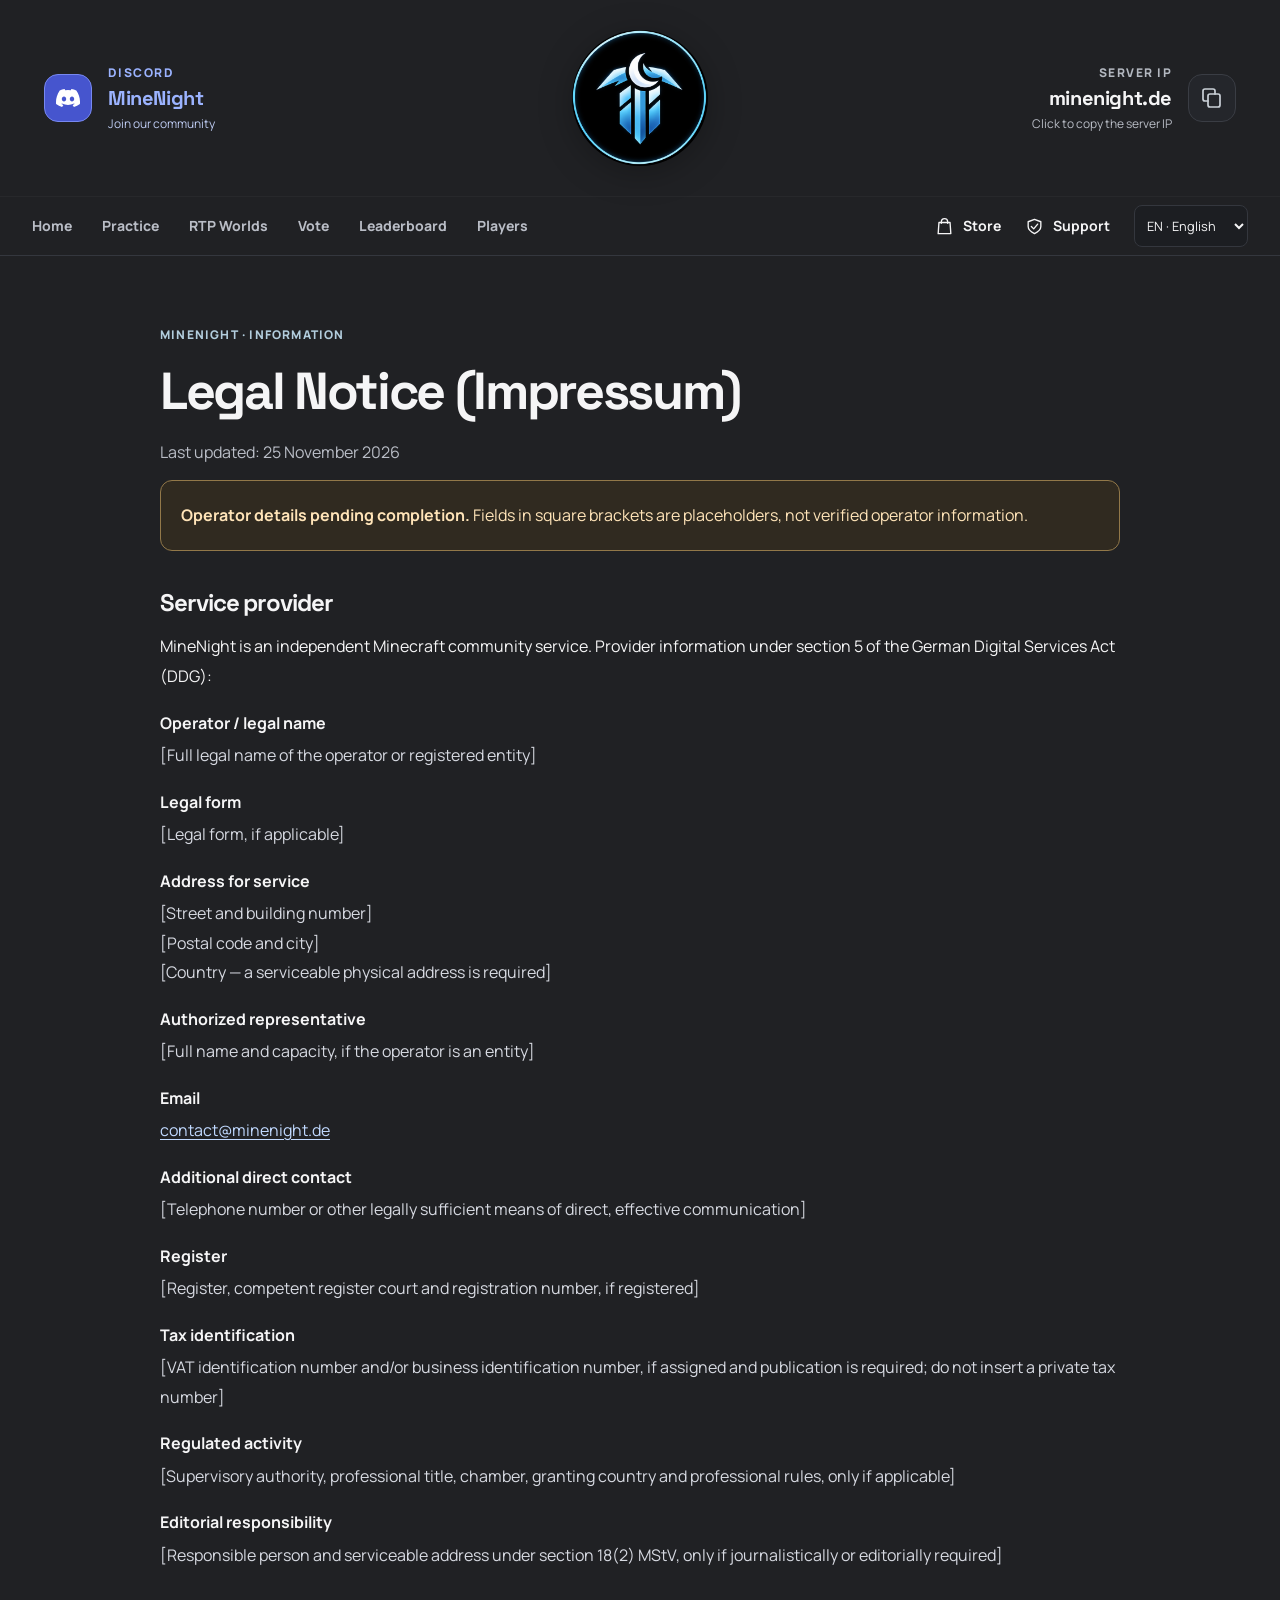
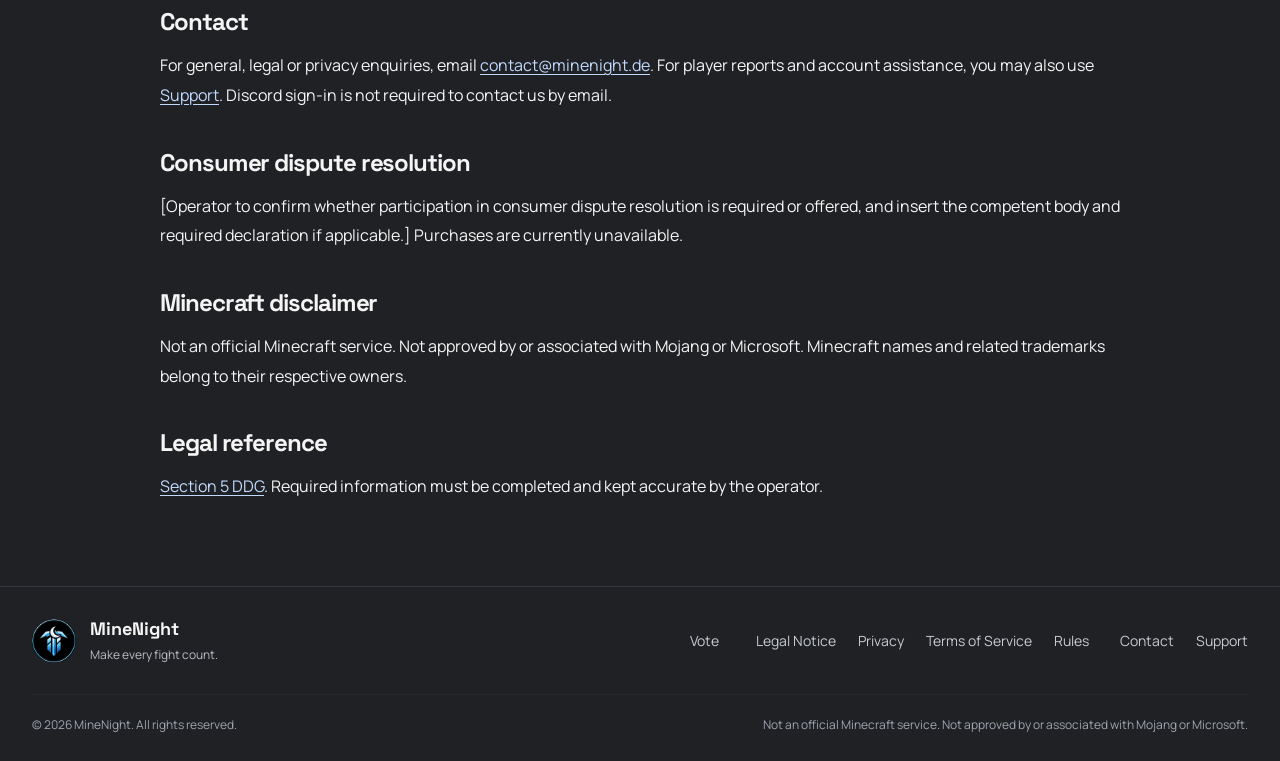
<file: website/src/legal-notice.html>
<!doctype html>
<html lang="en">
<head>
  <meta charset="utf-8">
  <meta name="viewport" content="width=device-width, initial-scale=1">
  <title>MineNight · Legal Notice (Impressum)</title>
  <meta name="description" content="MineNight Legal Notice (Impressum). Official contact: contact@minenight.de.">
  <meta name="theme-color" content="#202124">
  <link rel="icon" href="assets/brand/favicon-upload.png" type="image/png">
  <link rel="preload" href="assets/fonts/Manrope.ttf" as="font" type="font/ttf" crossorigin>
  <link rel="preload" href="assets/fonts/SpaceGrotesk.ttf" as="font" type="font/ttf" crossorigin>
  <link rel="stylesheet" href="styles.css">
  <link rel="stylesheet" href="community.css">
  <script src="i18n.js" defer></script>
  <script src="app.js" defer></script>
<link rel="stylesheet" href="legal.css"></head>
<body id="top">
  <a class="skip-link" href="#main">Skip to content</a>
  <header class="site-header">
    <div class="site-title wrap">
      <a class="left hover-bg community-link" href="https://discord.com/invite/mXjqNYF4b6" target="_blank" rel="noopener noreferrer">
        <span class="icon-tile"><svg class="icon" aria-hidden="true"><use href="assets/icons.svg#discord"/></svg></span>
        <span class="text"><span class="eyebrow">DISCORD</span><strong>MineNight</strong><span class="small muted">Join our community</span></span>
      </a>
      <a class="logo-link" href="index.html" aria-label="MineNight home"><img class="logo" src="assets/brand/minenight-upload.png" width="480" height="480" alt="MineNight official logo"></a>
      <button class="right hover-bg server-button" type="button" data-copy-ip aria-label="Copy MineNight server IP minenight.de">
        <span class="text"><span class="eyebrow">SERVER IP</span><strong>minenight.de</strong><span class="small muted" data-server-status>Click to copy the server IP</span></span>
        <span class="icon-tile"><svg class="icon" aria-hidden="true"><use href="assets/icons.svg#copy"/></svg></span>
      </button>
      <button class="menu-toggle icon-button" type="button" aria-label="Open navigation" aria-expanded="false" aria-controls="navigation"><svg class="icon" aria-hidden="true"><use href="assets/icons.svg#menu"/></svg></button>
    </div>
    <div class="nav-shell"><nav class="navigation wrap" id="navigation" aria-label="Main navigation"><div class="nav-links"><a href="index.html">Home</a><a href="index.html#practice">Practice</a><a href="index.html#worlds">RTP Worlds</a><a href="vote.html">Vote</a><a href="leaderboard.html">Leaderboard</a><a href="players.html">Players</a></div><div class="nav-actions"><a href="store.html"><svg class="icon" aria-hidden="true"><use href="assets/icons.svg#bag"/></svg>Store</a><a href="support.html"><svg class="icon" aria-hidden="true"><use href="assets/icons.svg#shield"/></svg>Support</a></div></nav></div>
  </header>
<main id="main" class="wrap legal-main" tabindex="-1"><p class="eyebrow ice-text">MINENIGHT · INFORMATION</p><h1>Legal Notice (Impressum)</h1><p class="legal-updated">Last updated: 25 November 2026</p><article aria-label="Legal Notice (Impressum)"><p class="legal-pending"><strong>Operator details pending completion.</strong> Fields in square brackets are placeholders, not verified operator information.</p>
<h2>Service provider</h2>
<p>MineNight is an independent Minecraft community service. Provider information under section 5 of the German Digital Services Act (DDG):</p>
<dl><dt>Operator / legal name</dt><dd>[Full legal name of the operator or registered entity]</dd><dt>Legal form</dt><dd>[Legal form, if applicable]</dd><dt>Address for service</dt><dd>[Street and building number]<br>[Postal code and city]<br>[Country — a serviceable physical address is required]</dd><dt>Authorized representative</dt><dd>[Full name and capacity, if the operator is an entity]</dd><dt>Email</dt><dd><a href="mailto:contact@minenight.de">contact@minenight.de</a></dd><dt>Additional direct contact</dt><dd>[Telephone number or other legally sufficient means of direct, effective communication]</dd><dt>Register</dt><dd>[Register, competent register court and registration number, if registered]</dd><dt>Tax identification</dt><dd>[VAT identification number and/or business identification number, if assigned and publication is required; do not insert a private tax number]</dd><dt>Regulated activity</dt><dd>[Supervisory authority, professional title, chamber, granting country and professional rules, only if applicable]</dd><dt>Editorial responsibility</dt><dd>[Responsible person and serviceable address under section 18(2) MStV, only if journalistically or editorially required]</dd></dl>
<h2>Contact</h2><p>For general, legal or privacy enquiries, email <a href="mailto:contact@minenight.de">contact@minenight.de</a>. For player reports and account assistance, you may also use <a href="support.html">Support</a>. Discord sign-in is not required to contact us by email.</p>
<h2>Consumer dispute resolution</h2><p>[Operator to confirm whether participation in consumer dispute resolution is required or offered, and insert the competent body and required declaration if applicable.] Purchases are currently unavailable.</p>
<h2>Minecraft disclaimer</h2><p>Not an official Minecraft service. Not approved by or associated with Mojang or Microsoft. Minecraft names and related trademarks belong to their respective owners.</p>
<h2>Legal reference</h2><p><a href="https://www.gesetze-im-internet.de/ddg/__5.html" rel="noopener noreferrer" target="_blank">Section 5 DDG</a>. Required information must be completed and kept accurate by the operator.</p>
</article></main>  <footer class="site-footer"><div class="wrap footer-top"><a class="footer-brand" href="index.html"><img src="assets/brand/minenight-upload.png" width="44" height="44" alt=""><strong>MineNight<span class="small muted">Make every fight count.</span></strong></a><nav aria-label="Footer navigation"><a href="vote.html">Vote</a><a href="legal-notice.html">Legal Notice</a><a href="privacy.html">Privacy</a><a href="terms.html">Terms of Service</a><a href="rules.html">Rules</a><a href="mailto:contact@minenight.de">Contact</a><a href="support.html">Support</a></nav></div><div class="wrap footer-bottom" id="legal"><span>© <span data-year>2026</span> MineNight. All rights reserved.</span><span>Not an official Minecraft service. Not approved by or associated with Mojang or Microsoft.</span></div></footer>
  <dialog class="info-dialog" aria-labelledby="dialog-title"><button type="button" class="dialog-close icon-button" aria-label="Close dialog"><svg class="icon" aria-hidden="true"><use href="assets/icons.svg#close"/></svg></button><span class="dialog-symbol"><svg class="icon" aria-hidden="true"><use href="assets/icons.svg#bag"/></svg></span><p class="eyebrow ice-text" id="dialog-kicker">MINENIGHT</p><h2 id="dialog-title"></h2><div id="dialog-content"></div><button type="button" class="button dialog-done">Got it</button></dialog>
  <div class="toast" role="status" aria-live="polite" aria-atomic="true"></div>
</body>
</html>
</file>
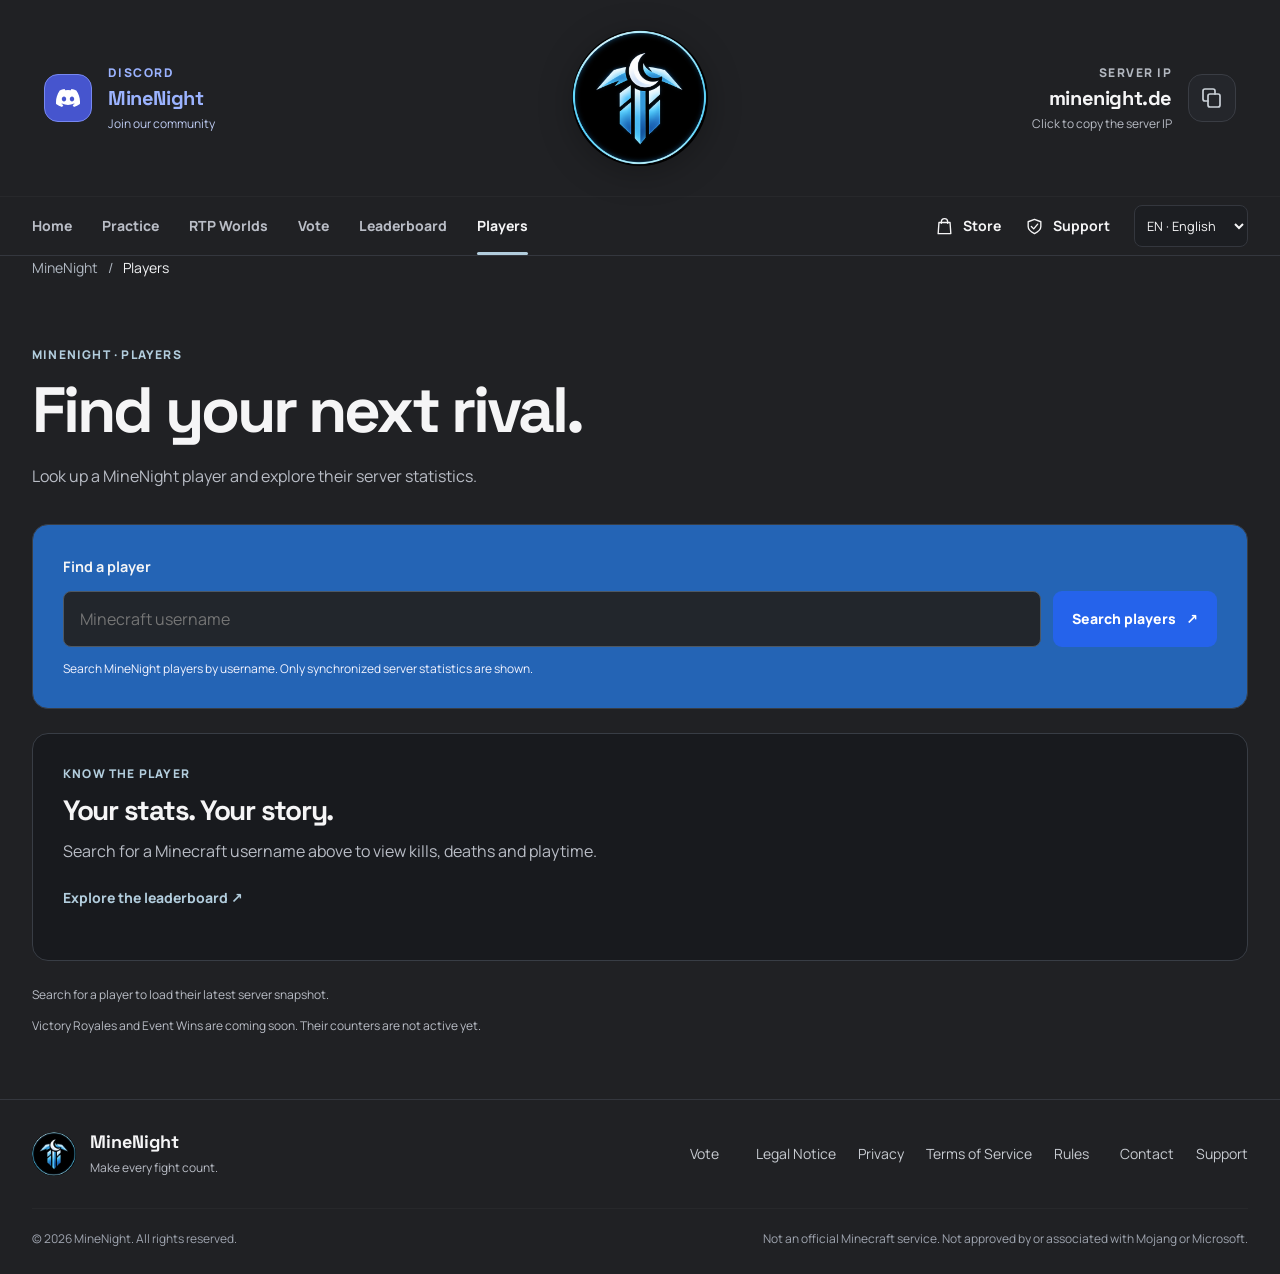
<file: website/src/players.html>
<!doctype html>
<html lang="en">
<head>
  <meta charset="utf-8">
  <meta name="viewport" content="width=device-width, initial-scale=1">
  <title>MineNight · Players</title>
  <meta name="description" content="MineNight — Crystal & Anchor PvP practice, training bots and five RTP worlds. Join minenight.de. Battle Royale and ranks coming soon.">
  <meta name="theme-color" content="#202124">
  <link rel="icon" href="assets/brand/favicon-upload.png" type="image/png">
  <link rel="preload" href="assets/fonts/Manrope.ttf" as="font" type="font/ttf" crossorigin>
  <link rel="preload" href="assets/fonts/SpaceGrotesk.ttf" as="font" type="font/ttf" crossorigin>
  <link rel="stylesheet" href="styles.css">
  <link rel="stylesheet" href="community.css">
  <script src="i18n.js" defer></script>
  <script src="app.js" defer></script>
<link rel="stylesheet" href="players.css?v=8d301b03fca0">
<script src="players.js?v=f2ad365a721e" defer></script>
</head>
<body id="top">
  <a class="skip-link" href="#main">Skip to content</a>
  <header class="site-header">
    <div class="site-title wrap">
      <a class="left hover-bg community-link" href="https://discord.com/invite/mXjqNYF4b6" target="_blank" rel="noopener noreferrer">
        <span class="icon-tile"><svg class="icon" aria-hidden="true"><use href="assets/icons.svg#discord"/></svg></span>
        <span class="text"><span class="eyebrow">DISCORD</span><strong>MineNight</strong><span class="small muted">Join our community</span></span>
      </a>
      <a class="logo-link" href="index.html" aria-label="MineNight home"><img class="logo" src="assets/brand/minenight-upload.png" width="480" height="480" alt="MineNight official logo"></a>
      <button class="right hover-bg server-button" type="button" data-copy-ip aria-label="Copy MineNight server IP minenight.de">
        <span class="text"><span class="eyebrow">SERVER IP</span><strong>minenight.de</strong><span class="small muted" data-server-status>Click to copy the server IP</span></span>
        <span class="icon-tile"><svg class="icon" aria-hidden="true"><use href="assets/icons.svg#copy"/></svg></span>
      </button>
      <button class="menu-toggle icon-button" type="button" aria-label="Open navigation" aria-expanded="false" aria-controls="navigation"><svg class="icon" aria-hidden="true"><use href="assets/icons.svg#menu"/></svg></button>
    </div>
    <div class="nav-shell"><nav class="navigation wrap" id="navigation" aria-label="Main navigation"><div class="nav-links"><a href="index.html">Home</a><a href="index.html#practice">Practice</a><a href="index.html#worlds">RTP Worlds</a><a href="vote.html">Vote</a><a href="leaderboard.html">Leaderboard</a><a href="players.html" aria-current="page">Players</a></div><div class="nav-actions"><a href="store.html"><svg class="icon" aria-hidden="true"><use href="assets/icons.svg#bag"/></svg>Store</a><a href="support.html"><svg class="icon" aria-hidden="true"><use href="assets/icons.svg#shield"/></svg>Support</a></div></nav></div>
  </header>
  <main id="main" class="wrap stats-main" data-stats-page="players" tabindex="-1"><nav class="breadcrumb" aria-label="Breadcrumb"><a href="index.html">MineNight</a><span aria-hidden="true">/</span><span aria-current="page">Players</span></nav><header class="stats-hero"><p class="eyebrow ice-text">MINENIGHT · PLAYERS</p><h1>Find your next rival.</h1><p class="muted">Look up a MineNight player and explore their server statistics.</p></header><p id="stats-message" class="stats-message" role="status" hidden></p><section class="stats-panel stats-search-panel"><form id="player-search" class="player-search" role="search"><label for="player-query">Find a player</label><div class="search-row"><input type="search" id="player-query" name="q" maxlength="16" pattern="[A-Za-z0-9_]{1,16}" placeholder="Minecraft username" autocomplete="off" required><button class="button stats-button" type="submit">Search players <span aria-hidden="true">↗</span></button></div><p class="small muted">Search MineNight players by username. Only synchronized server statistics are shown.</p></form><div id="search-results" class="search-results" aria-live="polite"></div></section><section id="player-profile" class="stats-panel player-profile" hidden aria-labelledby="profile-name"><div class="profile-heading"><img id="player-skin" class="player-skin" width="160" height="300" alt="" hidden><div><p class="eyebrow ice-text">MINENIGHT PLAYER</p><h2 id="profile-name"></h2><p class="small muted">Lifetime server statistics</p></div><a class="text-link" href="leaderboard.html">View leaderboard ↗</a></div><div class="profile-stat-grid"><article><span>Kills</span><strong id="profile-kills"></strong><small id="rank-kills"></small></article><article><span>Deaths</span><strong id="profile-deaths"></strong><small id="rank-deaths"></small></article><article><span>Playtime</span><strong id="profile-playtime"></strong><small id="rank-playtime"></small></article><article class="future-stat"><span>Victory Royales</span><strong aria-label="Not available">—</strong><small>Coming Soon</small></article><article class="future-stat"><span>Event Wins</span><strong aria-label="Not available">—</strong><small>Coming Soon</small></article></div></section><section id="profile-placeholder" class="stats-panel stats-placeholder"><p class="eyebrow ice-text">KNOW THE PLAYER</p><h2>Your stats. Your story.</h2><p class="muted">Search for a Minecraft username above to view kills, deaths and playtime.</p><a class="text-link" href="leaderboard.html">Explore the leaderboard ↗</a></section><p id="stats-freshness" class="stats-freshness small muted" role="status">Loading server statistics…</p><p class="small muted stats-note">Victory Royales and Event Wins are coming soon. Their counters are not active yet.</p><noscript><p>Enable JavaScript to load player statistics.</p></noscript></main>  <footer class="site-footer"><div class="wrap footer-top"><a class="footer-brand" href="index.html"><img src="assets/brand/minenight-upload.png" width="44" height="44" alt=""><strong>MineNight<span class="small muted">Make every fight count.</span></strong></a><nav aria-label="Footer navigation"><a href="vote.html">Vote</a><a href="legal-notice.html">Legal Notice</a><a href="privacy.html">Privacy</a><a href="terms.html">Terms of Service</a><a href="rules.html">Rules</a><a href="mailto:contact@minenight.de">Contact</a><a href="support.html">Support</a></nav></div><div class="wrap footer-bottom" id="legal"><span>© <span data-year>2026</span> MineNight. All rights reserved.</span><span>Not an official Minecraft service. Not approved by or associated with Mojang or Microsoft.</span></div></footer>
  <dialog class="info-dialog" aria-labelledby="dialog-title"><button type="button" class="dialog-close icon-button" aria-label="Close dialog"><svg class="icon" aria-hidden="true"><use href="assets/icons.svg#close"/></svg></button><span class="dialog-symbol"><svg class="icon" aria-hidden="true"><use href="assets/icons.svg#bag"/></svg></span><p class="eyebrow ice-text" id="dialog-kicker">MINENIGHT</p><h2 id="dialog-title"></h2><div id="dialog-content"></div><button type="button" class="button dialog-done">Got it</button></dialog>
  <div class="toast" role="status" aria-live="polite" aria-atomic="true"></div>
</body>
</html>
</file>
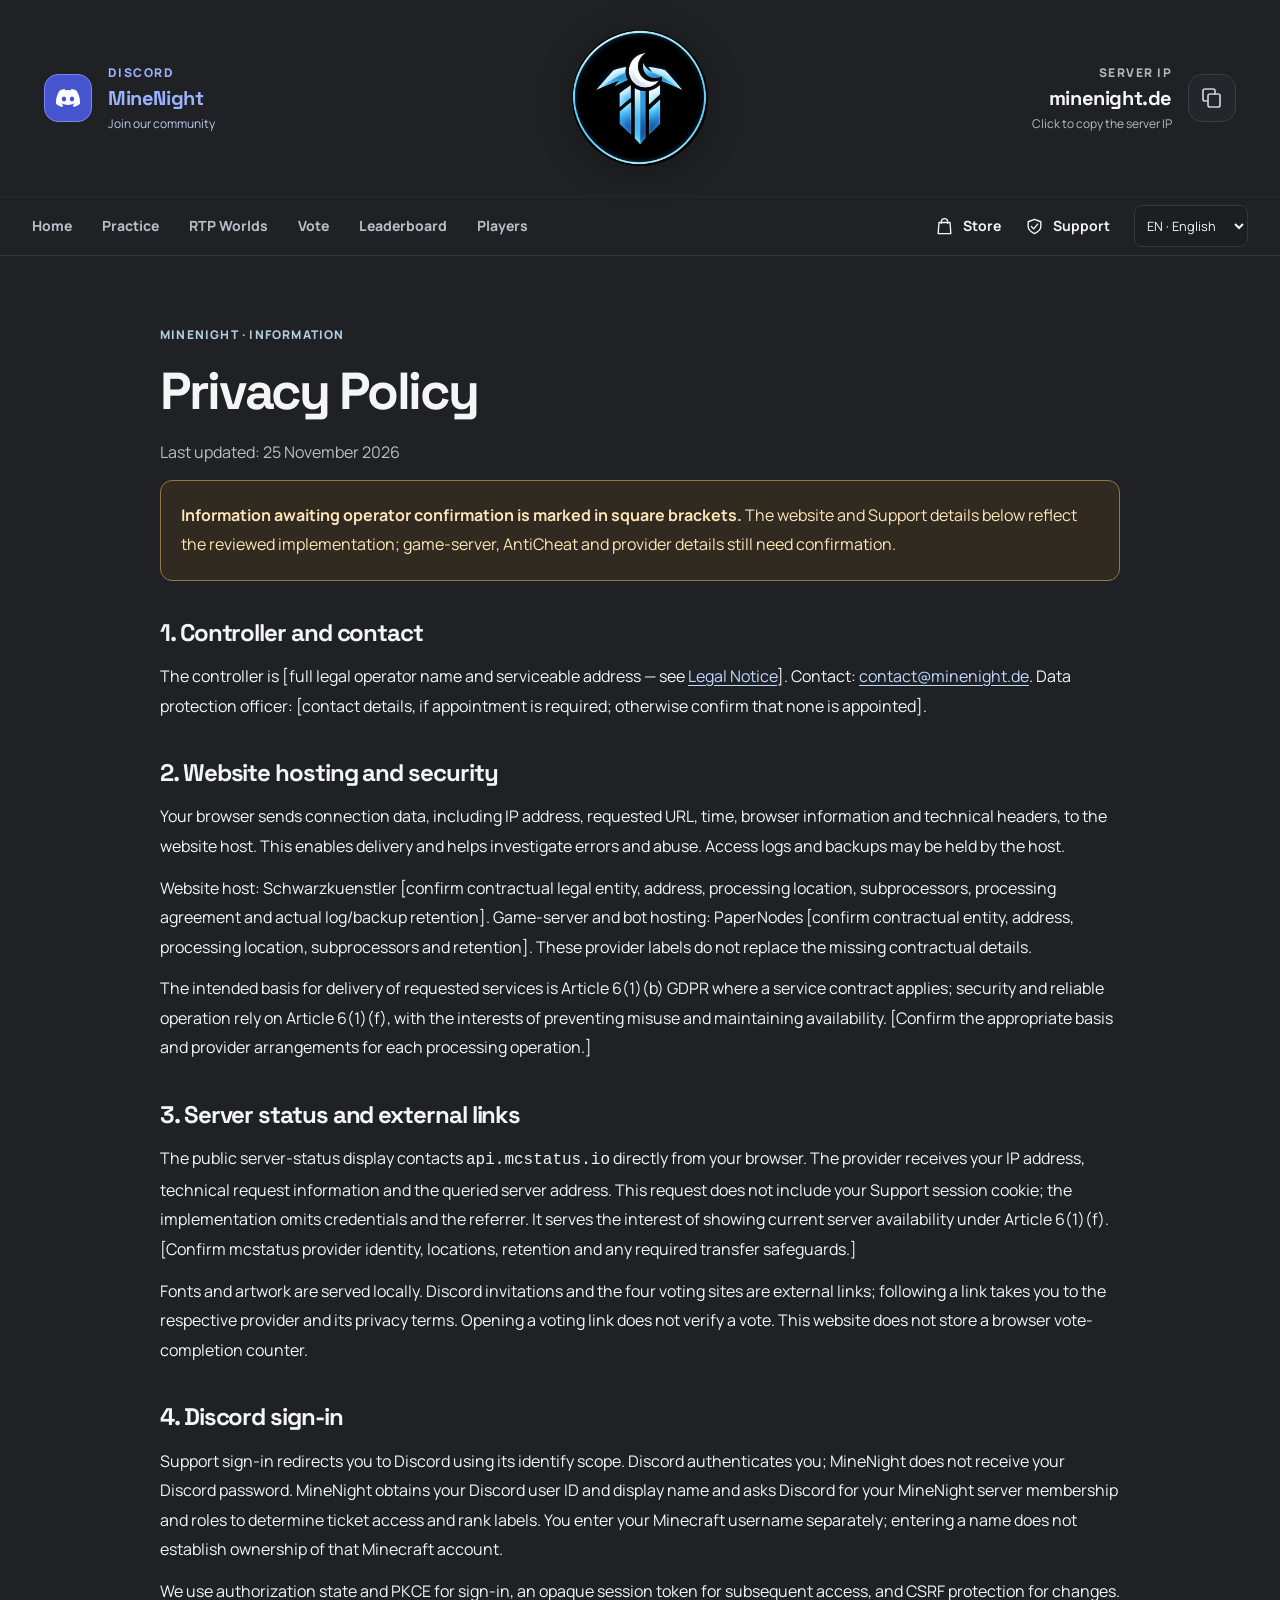
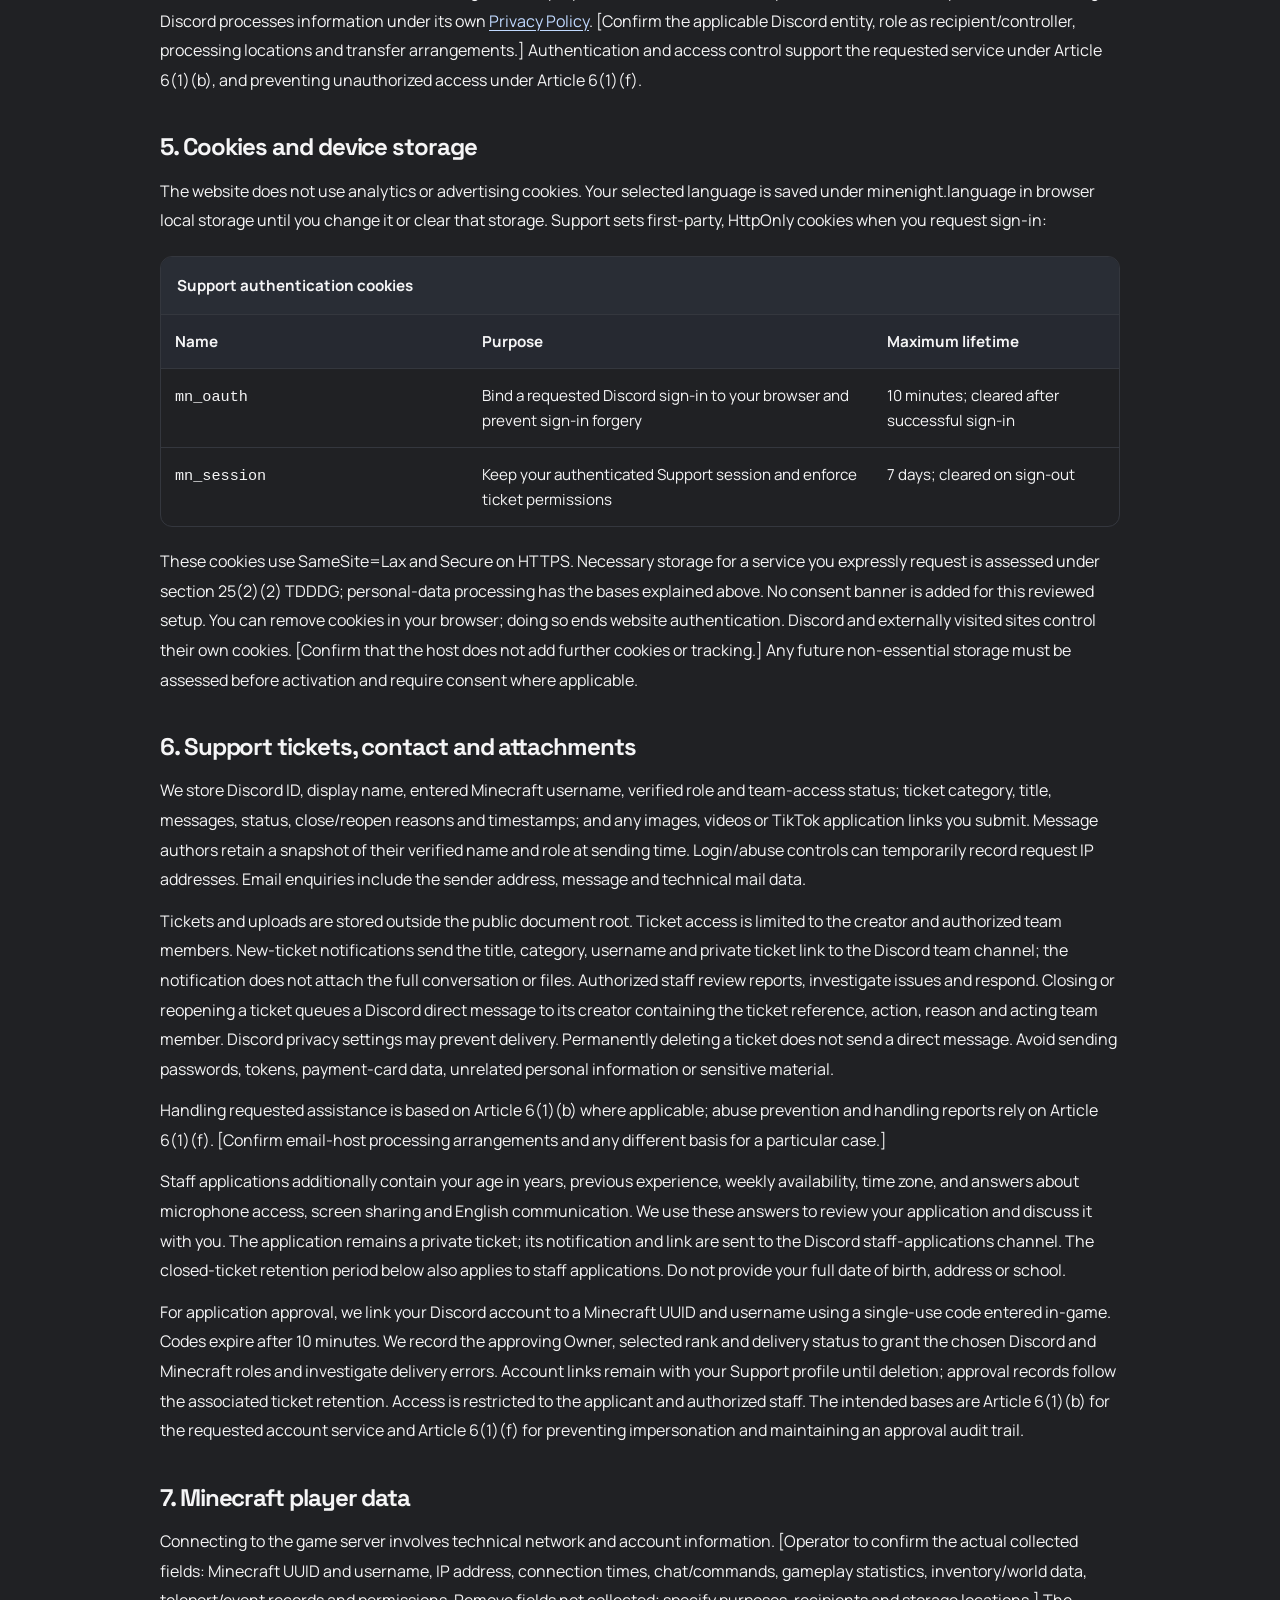
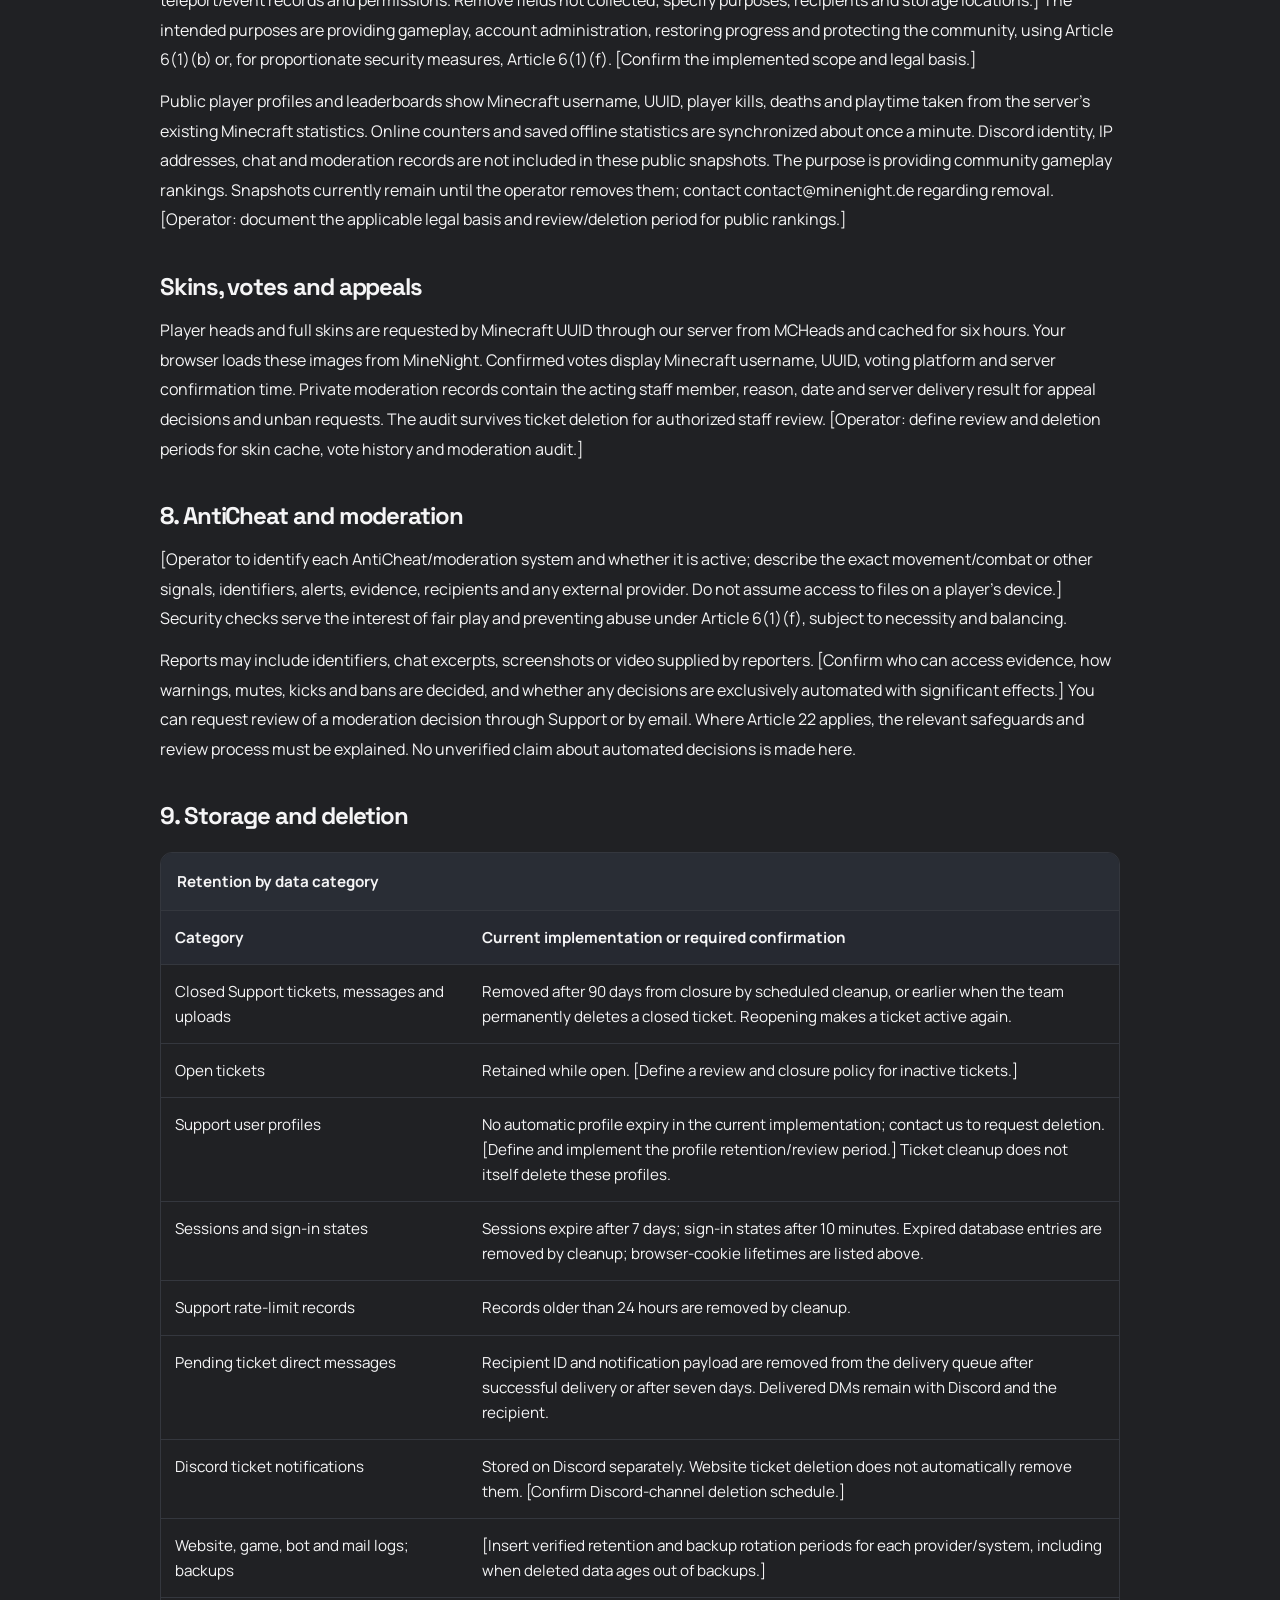
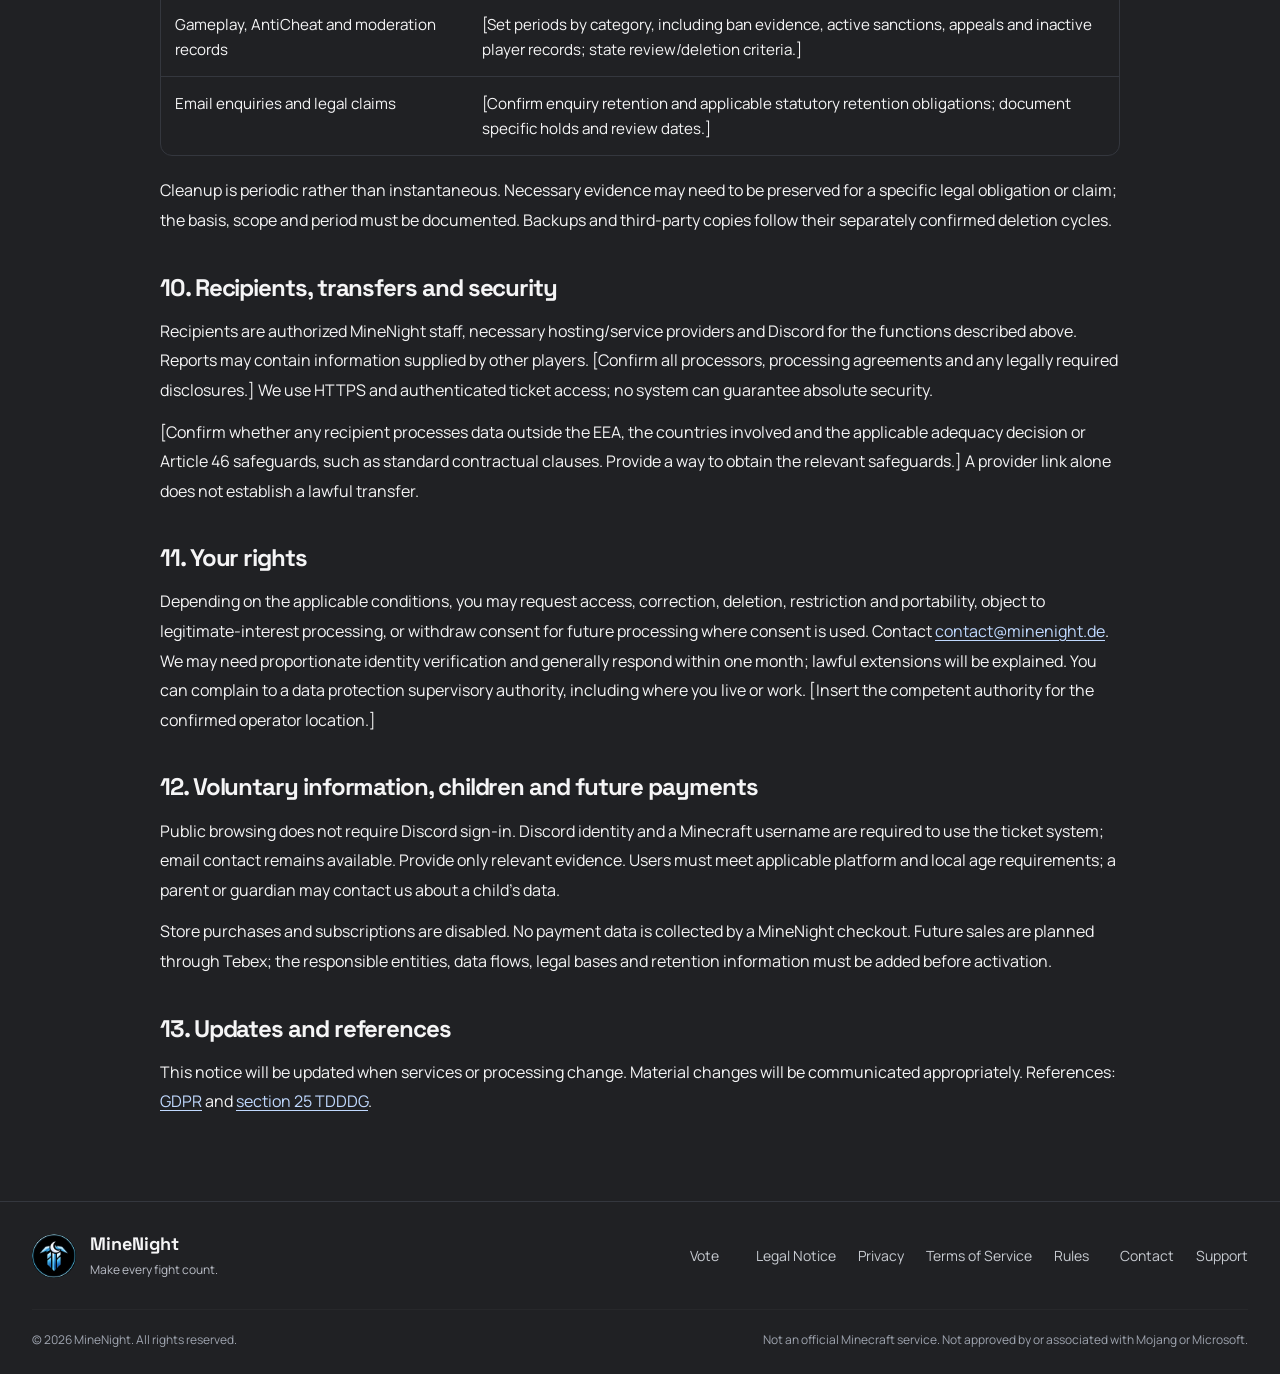
<file: website/src/privacy.html>
<!doctype html>
<html lang="en">
<head>
  <meta charset="utf-8">
  <meta name="viewport" content="width=device-width, initial-scale=1">
  <title>MineNight · Privacy Policy</title>
  <meta name="description" content="MineNight Privacy Policy. Official contact: contact@minenight.de.">
  <meta name="theme-color" content="#202124">
  <link rel="icon" href="assets/brand/favicon-upload.png" type="image/png">
  <link rel="preload" href="assets/fonts/Manrope.ttf" as="font" type="font/ttf" crossorigin>
  <link rel="preload" href="assets/fonts/SpaceGrotesk.ttf" as="font" type="font/ttf" crossorigin>
  <link rel="stylesheet" href="styles.css">
  <link rel="stylesheet" href="community.css">
  <script src="i18n.js" defer></script>
  <script src="app.js" defer></script>
<link rel="stylesheet" href="legal.css"></head>
<body id="top">
  <a class="skip-link" href="#main">Skip to content</a>
  <header class="site-header">
    <div class="site-title wrap">
      <a class="left hover-bg community-link" href="https://discord.com/invite/mXjqNYF4b6" target="_blank" rel="noopener noreferrer">
        <span class="icon-tile"><svg class="icon" aria-hidden="true"><use href="assets/icons.svg#discord"/></svg></span>
        <span class="text"><span class="eyebrow">DISCORD</span><strong>MineNight</strong><span class="small muted">Join our community</span></span>
      </a>
      <a class="logo-link" href="index.html" aria-label="MineNight home"><img class="logo" src="assets/brand/minenight-upload.png" width="480" height="480" alt="MineNight official logo"></a>
      <button class="right hover-bg server-button" type="button" data-copy-ip aria-label="Copy MineNight server IP minenight.de">
        <span class="text"><span class="eyebrow">SERVER IP</span><strong>minenight.de</strong><span class="small muted" data-server-status>Click to copy the server IP</span></span>
        <span class="icon-tile"><svg class="icon" aria-hidden="true"><use href="assets/icons.svg#copy"/></svg></span>
      </button>
      <button class="menu-toggle icon-button" type="button" aria-label="Open navigation" aria-expanded="false" aria-controls="navigation"><svg class="icon" aria-hidden="true"><use href="assets/icons.svg#menu"/></svg></button>
    </div>
    <div class="nav-shell"><nav class="navigation wrap" id="navigation" aria-label="Main navigation"><div class="nav-links"><a href="index.html">Home</a><a href="index.html#practice">Practice</a><a href="index.html#worlds">RTP Worlds</a><a href="vote.html">Vote</a><a href="leaderboard.html">Leaderboard</a><a href="players.html">Players</a></div><div class="nav-actions"><a href="store.html"><svg class="icon" aria-hidden="true"><use href="assets/icons.svg#bag"/></svg>Store</a><a href="support.html"><svg class="icon" aria-hidden="true"><use href="assets/icons.svg#shield"/></svg>Support</a></div></nav></div>
  </header>
<main id="main" class="wrap legal-main" tabindex="-1"><p class="eyebrow ice-text">MINENIGHT · INFORMATION</p><h1>Privacy Policy</h1><p class="legal-updated">Last updated: 25 November 2026</p><article aria-label="Privacy Policy"><p class="legal-pending"><strong>Information awaiting operator confirmation is marked in square brackets.</strong> The website and Support details below reflect the reviewed implementation; game-server, AntiCheat and provider details still need confirmation.</p>
<h2>1. Controller and contact</h2><p>The controller is [full legal operator name and serviceable address — see <a href="legal-notice.html">Legal Notice</a>]. Contact: <a href="mailto:contact@minenight.de">contact@minenight.de</a>. Data protection officer: [contact details, if appointment is required; otherwise confirm that none is appointed].</p>
<h2>2. Website hosting and security</h2><p>Your browser sends connection data, including IP address, requested URL, time, browser information and technical headers, to the website host. This enables delivery and helps investigate errors and abuse. Access logs and backups may be held by the host.</p><p>Website host: Schwarzkuenstler [confirm contractual legal entity, address, processing location, subprocessors, processing agreement and actual log/backup retention]. Game-server and bot hosting: PaperNodes [confirm contractual entity, address, processing location, subprocessors and retention]. These provider labels do not replace the missing contractual details.</p><p>The intended basis for delivery of requested services is Article 6(1)(b) GDPR where a service contract applies; security and reliable operation rely on Article 6(1)(f), with the interests of preventing misuse and maintaining availability. [Confirm the appropriate basis and provider arrangements for each processing operation.]</p>
<h2>3. Server status and external links</h2><p>The public server-status display contacts <code>api.mcstatus.io</code> directly from your browser. The provider receives your IP address, technical request information and the queried server address. This request does not include your Support session cookie; the implementation omits credentials and the referrer. It serves the interest of showing current server availability under Article 6(1)(f). [Confirm mcstatus provider identity, locations, retention and any required transfer safeguards.]</p><p>Fonts and artwork are served locally. Discord invitations and the four voting sites are external links; following a link takes you to the respective provider and its privacy terms. Opening a voting link does not verify a vote. This website does not store a browser vote-completion counter.</p>
<h2>4. Discord sign-in</h2><p>Support sign-in redirects you to Discord using its identify scope. Discord authenticates you; MineNight does not receive your Discord password. MineNight obtains your Discord user ID and display name and asks Discord for your MineNight server membership and roles to determine ticket access and rank labels. You enter your Minecraft username separately; entering a name does not establish ownership of that Minecraft account.</p><p>We use authorization state and PKCE for sign-in, an opaque session token for subsequent access, and CSRF protection for changes. Discord processes information under its own <a href="https://discord.com/privacy" rel="noopener noreferrer" target="_blank">Privacy Policy</a>. [Confirm the applicable Discord entity, role as recipient/controller, processing locations and transfer arrangements.] Authentication and access control support the requested service under Article 6(1)(b), and preventing unauthorized access under Article 6(1)(f).</p>
<h2>5. Cookies and device storage</h2><p>The website does not use analytics or advertising cookies. Your selected language is saved under minenight.language in browser local storage until you change it or clear that storage. Support sets first-party, HttpOnly cookies when you request sign-in:</p><div class="legal-table"><table><caption>Support authentication cookies</caption><thead><tr><th>Name</th><th>Purpose</th><th>Maximum lifetime</th></tr></thead><tbody><tr><td><code>mn_oauth</code></td><td>Bind a requested Discord sign-in to your browser and prevent sign-in forgery</td><td>10 minutes; cleared after successful sign-in</td></tr><tr><td><code>mn_session</code></td><td>Keep your authenticated Support session and enforce ticket permissions</td><td>7 days; cleared on sign-out</td></tr></tbody></table></div><p>These cookies use SameSite=Lax and Secure on HTTPS. Necessary storage for a service you expressly request is assessed under section 25(2)(2) TDDDG; personal-data processing has the bases explained above. No consent banner is added for this reviewed setup. You can remove cookies in your browser; doing so ends website authentication. Discord and externally visited sites control their own cookies. [Confirm that the host does not add further cookies or tracking.] Any future non-essential storage must be assessed before activation and require consent where applicable.</p>
<h2>6. Support tickets, contact and attachments</h2><p>We store Discord ID, display name, entered Minecraft username, verified role and team-access status; ticket category, title, messages, status, close/reopen reasons and timestamps; and any images, videos or TikTok application links you submit. Message authors retain a snapshot of their verified name and role at sending time. Login/abuse controls can temporarily record request IP addresses. Email enquiries include the sender address, message and technical mail data.</p><p>Tickets and uploads are stored outside the public document root. Ticket access is limited to the creator and authorized team members. New-ticket notifications send the title, category, username and private ticket link to the Discord team channel; the notification does not attach the full conversation or files. Authorized staff review reports, investigate issues and respond. Closing or reopening a ticket queues a Discord direct message to its creator containing the ticket reference, action, reason and acting team member. Discord privacy settings may prevent delivery. Permanently deleting a ticket does not send a direct message. Avoid sending passwords, tokens, payment-card data, unrelated personal information or sensitive material.</p><p>Handling requested assistance is based on Article 6(1)(b) where applicable; abuse prevention and handling reports rely on Article 6(1)(f). [Confirm email-host processing arrangements and any different basis for a particular case.]</p>
<p>Staff applications additionally contain your age in years, previous experience, weekly availability, time zone, and answers about microphone access, screen sharing and English communication. We use these answers to review your application and discuss it with you. The application remains a private ticket; its notification and link are sent to the Discord staff-applications channel. The closed-ticket retention period below also applies to staff applications. Do not provide your full date of birth, address or school.</p>
<p>For application approval, we link your Discord account to a Minecraft UUID and username using a single-use code entered in-game. Codes expire after 10 minutes. We record the approving Owner, selected rank and delivery status to grant the chosen Discord and Minecraft roles and investigate delivery errors. Account links remain with your Support profile until deletion; approval records follow the associated ticket retention. Access is restricted to the applicant and authorized staff. The intended bases are Article 6(1)(b) for the requested account service and Article 6(1)(f) for preventing impersonation and maintaining an approval audit trail.</p><h2>7. Minecraft player data</h2><p>Connecting to the game server involves technical network and account information. [Operator to confirm the actual collected fields: Minecraft UUID and username, IP address, connection times, chat/commands, gameplay statistics, inventory/world data, teleport/event records and permissions. Remove fields not collected; specify purposes, recipients and storage locations.] The intended purposes are providing gameplay, account administration, restoring progress and protecting the community, using Article 6(1)(b) or, for proportionate security measures, Article 6(1)(f). [Confirm the implemented scope and legal basis.]</p>
<p>Public player profiles and leaderboards show Minecraft username, UUID, player kills, deaths and playtime taken from the server's existing Minecraft statistics. Online counters and saved offline statistics are synchronized about once a minute. Discord identity, IP addresses, chat and moderation records are not included in these public snapshots. The purpose is providing community gameplay rankings. Snapshots currently remain until the operator removes them; contact contact@minenight.de regarding removal. [Operator: document the applicable legal basis and review/deletion period for public rankings.]</p><h2>Skins, votes and appeals</h2><p>Player heads and full skins are requested by Minecraft UUID through our server from MCHeads and cached for six hours. Your browser loads these images from MineNight. Confirmed votes display Minecraft username, UUID, voting platform and server confirmation time. Private moderation records contain the acting staff member, reason, date and server delivery result for appeal decisions and unban requests. The audit survives ticket deletion for authorized staff review. [Operator: define review and deletion periods for skin cache, vote history and moderation audit.]</p><h2>8. AntiCheat and moderation</h2><p>[Operator to identify each AntiCheat/moderation system and whether it is active; describe the exact movement/combat or other signals, identifiers, alerts, evidence, recipients and any external provider. Do not assume access to files on a player's device.] Security checks serve the interest of fair play and preventing abuse under Article 6(1)(f), subject to necessity and balancing.</p><p>Reports may include identifiers, chat excerpts, screenshots or video supplied by reporters. [Confirm who can access evidence, how warnings, mutes, kicks and bans are decided, and whether any decisions are exclusively automated with significant effects.] You can request review of a moderation decision through Support or by email. Where Article 22 applies, the relevant safeguards and review process must be explained. No unverified claim about automated decisions is made here.</p>
<h2>9. Storage and deletion</h2><div class="legal-table"><table><caption>Retention by data category</caption><thead><tr><th>Category</th><th>Current implementation or required confirmation</th></tr></thead><tbody><tr><td>Closed Support tickets, messages and uploads</td><td>Removed after 90 days from closure by scheduled cleanup, or earlier when the team permanently deletes a closed ticket. Reopening makes a ticket active again.</td></tr><tr><td>Open tickets</td><td>Retained while open. [Define a review and closure policy for inactive tickets.]</td></tr><tr><td>Support user profiles</td><td>No automatic profile expiry in the current implementation; contact us to request deletion. [Define and implement the profile retention/review period.] Ticket cleanup does not itself delete these profiles.</td></tr><tr><td>Sessions and sign-in states</td><td>Sessions expire after 7 days; sign-in states after 10 minutes. Expired database entries are removed by cleanup; browser-cookie lifetimes are listed above.</td></tr><tr><td>Support rate-limit records</td><td>Records older than 24 hours are removed by cleanup.</td></tr><tr><td>Pending ticket direct messages</td><td>Recipient ID and notification payload are removed from the delivery queue after successful delivery or after seven days. Delivered DMs remain with Discord and the recipient.</td></tr><tr><td>Discord ticket notifications</td><td>Stored on Discord separately. Website ticket deletion does not automatically remove them. [Confirm Discord-channel deletion schedule.]</td></tr><tr><td>Website, game, bot and mail logs; backups</td><td>[Insert verified retention and backup rotation periods for each provider/system, including when deleted data ages out of backups.]</td></tr><tr><td>Gameplay, AntiCheat and moderation records</td><td>[Set periods by category, including ban evidence, active sanctions, appeals and inactive player records; state review/deletion criteria.]</td></tr><tr><td>Email enquiries and legal claims</td><td>[Confirm enquiry retention and applicable statutory retention obligations; document specific holds and review dates.]</td></tr></tbody></table></div><p>Cleanup is periodic rather than instantaneous. Necessary evidence may need to be preserved for a specific legal obligation or claim; the basis, scope and period must be documented. Backups and third-party copies follow their separately confirmed deletion cycles.</p>
<h2>10. Recipients, transfers and security</h2><p>Recipients are authorized MineNight staff, necessary hosting/service providers and Discord for the functions described above. Reports may contain information supplied by other players. [Confirm all processors, processing agreements and any legally required disclosures.] We use HTTPS and authenticated ticket access; no system can guarantee absolute security.</p><p>[Confirm whether any recipient processes data outside the EEA, the countries involved and the applicable adequacy decision or Article 46 safeguards, such as standard contractual clauses. Provide a way to obtain the relevant safeguards.] A provider link alone does not establish a lawful transfer.</p>
<h2>11. Your rights</h2><p>Depending on the applicable conditions, you may request access, correction, deletion, restriction and portability, object to legitimate-interest processing, or withdraw consent for future processing where consent is used. Contact <a href="mailto:contact@minenight.de">contact@minenight.de</a>. We may need proportionate identity verification and generally respond within one month; lawful extensions will be explained. You can complain to a data protection supervisory authority, including where you live or work. [Insert the competent authority for the confirmed operator location.]</p>
<h2>12. Voluntary information, children and future payments</h2><p>Public browsing does not require Discord sign-in. Discord identity and a Minecraft username are required to use the ticket system; email contact remains available. Provide only relevant evidence. Users must meet applicable platform and local age requirements; a parent or guardian may contact us about a child's data.</p><p>Store purchases and subscriptions are disabled. No payment data is collected by a MineNight checkout. Future sales are planned through Tebex; the responsible entities, data flows, legal bases and retention information must be added before activation.</p>
<h2>13. Updates and references</h2><p>This notice will be updated when services or processing change. Material changes will be communicated appropriately. References: <a href="https://eur-lex.europa.eu/eli/reg/2016/679/oj/eng/" target="_blank" rel="noopener noreferrer">GDPR</a> and <a href="https://www.gesetze-im-internet.de/ttdsg/__25.html" target="_blank" rel="noopener noreferrer">section 25 TDDDG</a>.</p>
</article></main>  <footer class="site-footer"><div class="wrap footer-top"><a class="footer-brand" href="index.html"><img src="assets/brand/minenight-upload.png" width="44" height="44" alt=""><strong>MineNight<span class="small muted">Make every fight count.</span></strong></a><nav aria-label="Footer navigation"><a href="vote.html">Vote</a><a href="legal-notice.html">Legal Notice</a><a href="privacy.html">Privacy</a><a href="terms.html">Terms of Service</a><a href="rules.html">Rules</a><a href="mailto:contact@minenight.de">Contact</a><a href="support.html">Support</a></nav></div><div class="wrap footer-bottom" id="legal"><span>© <span data-year>2026</span> MineNight. All rights reserved.</span><span>Not an official Minecraft service. Not approved by or associated with Mojang or Microsoft.</span></div></footer>
  <dialog class="info-dialog" aria-labelledby="dialog-title"><button type="button" class="dialog-close icon-button" aria-label="Close dialog"><svg class="icon" aria-hidden="true"><use href="assets/icons.svg#close"/></svg></button><span class="dialog-symbol"><svg class="icon" aria-hidden="true"><use href="assets/icons.svg#bag"/></svg></span><p class="eyebrow ice-text" id="dialog-kicker">MINENIGHT</p><h2 id="dialog-title"></h2><div id="dialog-content"></div><button type="button" class="button dialog-done">Got it</button></dialog>
  <div class="toast" role="status" aria-live="polite" aria-atomic="true"></div>
</body>
</html>
</file>
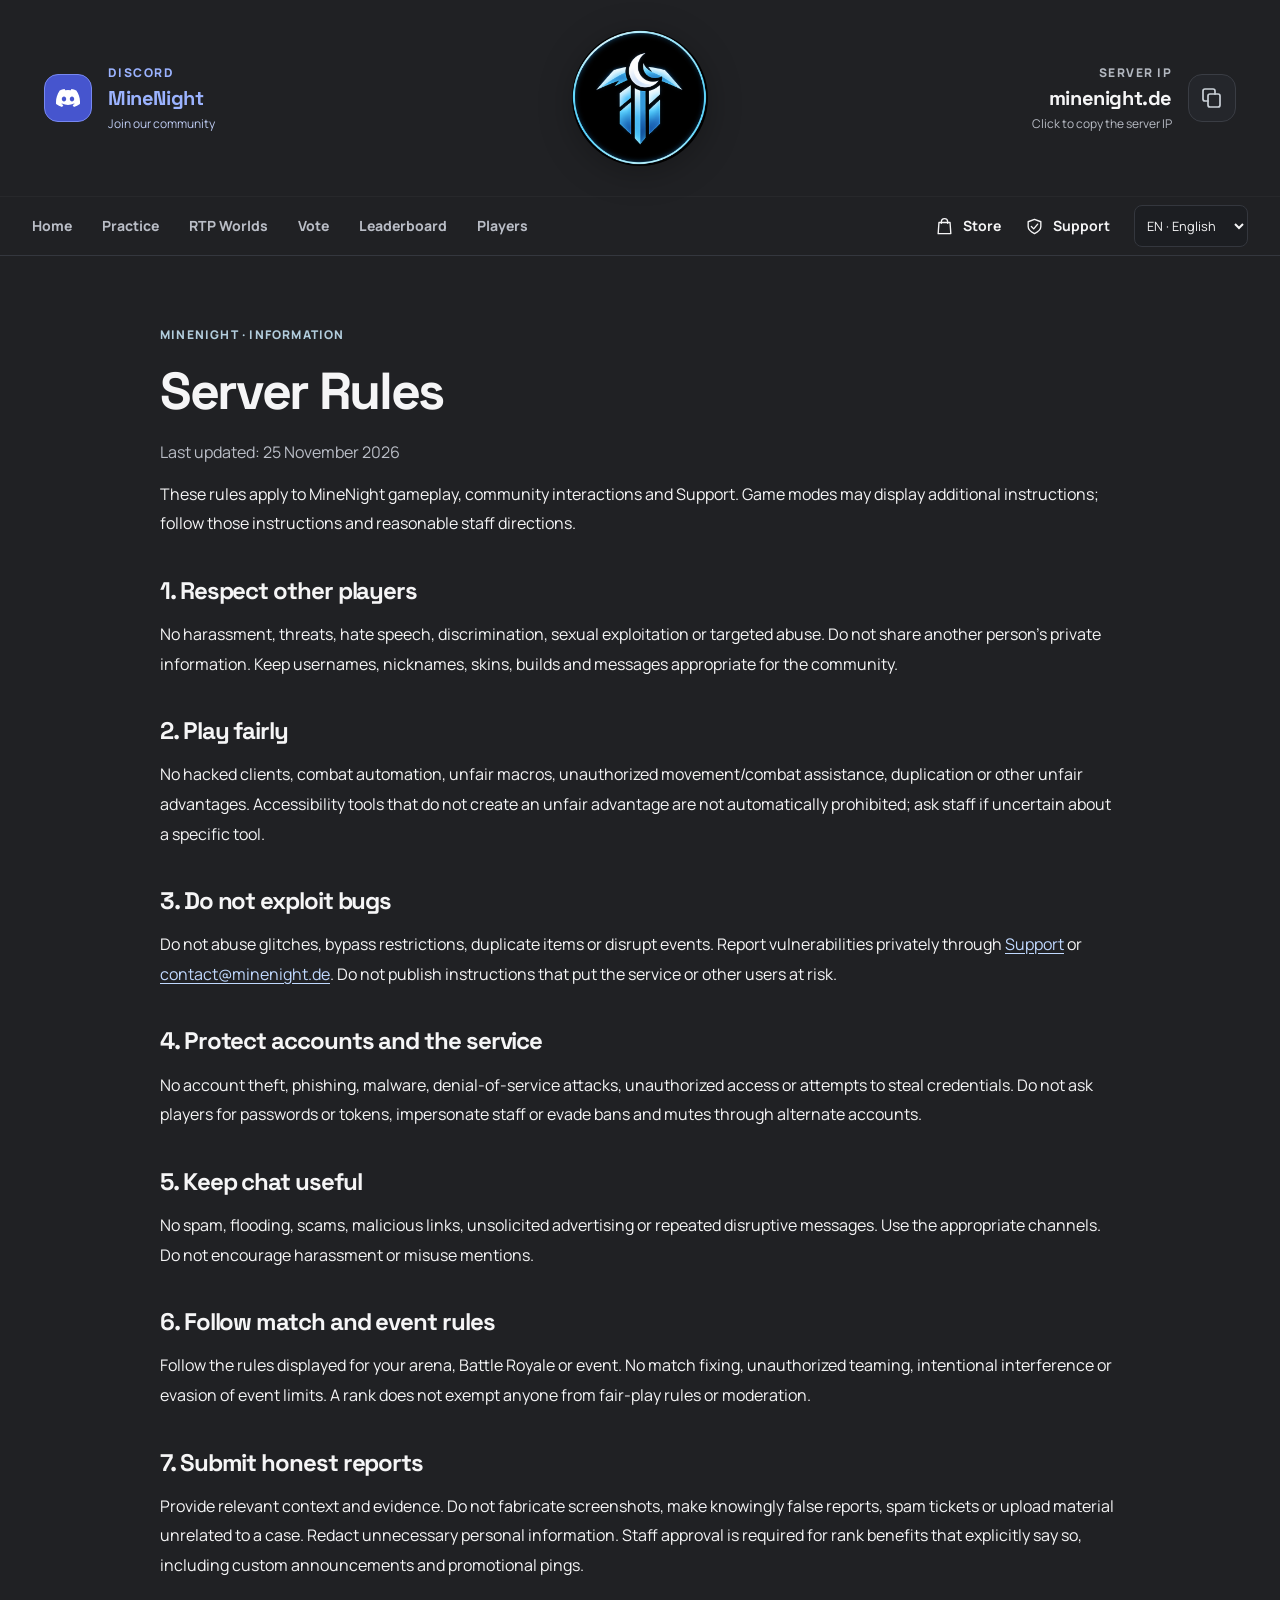
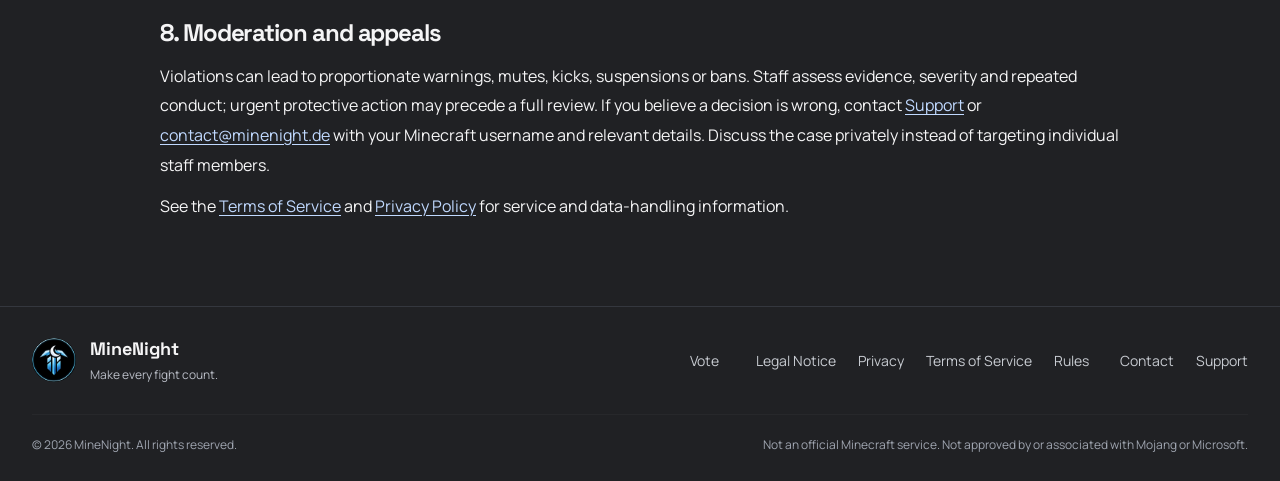
<file: website/src/rules.html>
<!doctype html>
<html lang="en">
<head>
  <meta charset="utf-8">
  <meta name="viewport" content="width=device-width, initial-scale=1">
  <title>MineNight · Server Rules</title>
  <meta name="description" content="MineNight Server Rules. Official contact: contact@minenight.de.">
  <meta name="theme-color" content="#202124">
  <link rel="icon" href="assets/brand/favicon-upload.png" type="image/png">
  <link rel="preload" href="assets/fonts/Manrope.ttf" as="font" type="font/ttf" crossorigin>
  <link rel="preload" href="assets/fonts/SpaceGrotesk.ttf" as="font" type="font/ttf" crossorigin>
  <link rel="stylesheet" href="styles.css">
  <link rel="stylesheet" href="community.css">
  <script src="i18n.js" defer></script>
  <script src="app.js" defer></script>
<link rel="stylesheet" href="legal.css"></head>
<body id="top">
  <a class="skip-link" href="#main">Skip to content</a>
  <header class="site-header">
    <div class="site-title wrap">
      <a class="left hover-bg community-link" href="https://discord.com/invite/mXjqNYF4b6" target="_blank" rel="noopener noreferrer">
        <span class="icon-tile"><svg class="icon" aria-hidden="true"><use href="assets/icons.svg#discord"/></svg></span>
        <span class="text"><span class="eyebrow">DISCORD</span><strong>MineNight</strong><span class="small muted">Join our community</span></span>
      </a>
      <a class="logo-link" href="index.html" aria-label="MineNight home"><img class="logo" src="assets/brand/minenight-upload.png" width="480" height="480" alt="MineNight official logo"></a>
      <button class="right hover-bg server-button" type="button" data-copy-ip aria-label="Copy MineNight server IP minenight.de">
        <span class="text"><span class="eyebrow">SERVER IP</span><strong>minenight.de</strong><span class="small muted" data-server-status>Click to copy the server IP</span></span>
        <span class="icon-tile"><svg class="icon" aria-hidden="true"><use href="assets/icons.svg#copy"/></svg></span>
      </button>
      <button class="menu-toggle icon-button" type="button" aria-label="Open navigation" aria-expanded="false" aria-controls="navigation"><svg class="icon" aria-hidden="true"><use href="assets/icons.svg#menu"/></svg></button>
    </div>
    <div class="nav-shell"><nav class="navigation wrap" id="navigation" aria-label="Main navigation"><div class="nav-links"><a href="index.html">Home</a><a href="index.html#practice">Practice</a><a href="index.html#worlds">RTP Worlds</a><a href="vote.html">Vote</a><a href="leaderboard.html">Leaderboard</a><a href="players.html">Players</a></div><div class="nav-actions"><a href="store.html"><svg class="icon" aria-hidden="true"><use href="assets/icons.svg#bag"/></svg>Store</a><a href="support.html"><svg class="icon" aria-hidden="true"><use href="assets/icons.svg#shield"/></svg>Support</a></div></nav></div>
  </header>
<main id="main" class="wrap legal-main" tabindex="-1"><p class="eyebrow ice-text">MINENIGHT · INFORMATION</p><h1>Server Rules</h1><p class="legal-updated">Last updated: 25 November 2026</p><article aria-label="Server Rules"><p>These rules apply to MineNight gameplay, community interactions and Support. Game modes may display additional instructions; follow those instructions and reasonable staff directions.</p>
<h2>1. Respect other players</h2><p>No harassment, threats, hate speech, discrimination, sexual exploitation or targeted abuse. Do not share another person's private information. Keep usernames, nicknames, skins, builds and messages appropriate for the community.</p>
<h2>2. Play fairly</h2><p>No hacked clients, combat automation, unfair macros, unauthorized movement/combat assistance, duplication or other unfair advantages. Accessibility tools that do not create an unfair advantage are not automatically prohibited; ask staff if uncertain about a specific tool.</p>
<h2>3. Do not exploit bugs</h2><p>Do not abuse glitches, bypass restrictions, duplicate items or disrupt events. Report vulnerabilities privately through <a href="support.html">Support</a> or <a href="mailto:contact@minenight.de">contact@minenight.de</a>. Do not publish instructions that put the service or other users at risk.</p>
<h2>4. Protect accounts and the service</h2><p>No account theft, phishing, malware, denial-of-service attacks, unauthorized access or attempts to steal credentials. Do not ask players for passwords or tokens, impersonate staff or evade bans and mutes through alternate accounts.</p>
<h2>5. Keep chat useful</h2><p>No spam, flooding, scams, malicious links, unsolicited advertising or repeated disruptive messages. Use the appropriate channels. Do not encourage harassment or misuse mentions.</p>
<h2>6. Follow match and event rules</h2><p>Follow the rules displayed for your arena, Battle Royale or event. No match fixing, unauthorized teaming, intentional interference or evasion of event limits. A rank does not exempt anyone from fair-play rules or moderation.</p>
<h2>7. Submit honest reports</h2><p>Provide relevant context and evidence. Do not fabricate screenshots, make knowingly false reports, spam tickets or upload material unrelated to a case. Redact unnecessary personal information. Staff approval is required for rank benefits that explicitly say so, including custom announcements and promotional pings.</p>
<h2>8. Moderation and appeals</h2><p>Violations can lead to proportionate warnings, mutes, kicks, suspensions or bans. Staff assess evidence, severity and repeated conduct; urgent protective action may precede a full review. If you believe a decision is wrong, contact <a href="support.html">Support</a> or <a href="mailto:contact@minenight.de">contact@minenight.de</a> with your Minecraft username and relevant details. Discuss the case privately instead of targeting individual staff members.</p>
<p>See the <a href="terms.html">Terms of Service</a> and <a href="privacy.html">Privacy Policy</a> for service and data-handling information.</p>
</article></main>  <footer class="site-footer"><div class="wrap footer-top"><a class="footer-brand" href="index.html"><img src="assets/brand/minenight-upload.png" width="44" height="44" alt=""><strong>MineNight<span class="small muted">Make every fight count.</span></strong></a><nav aria-label="Footer navigation"><a href="vote.html">Vote</a><a href="legal-notice.html">Legal Notice</a><a href="privacy.html">Privacy</a><a href="terms.html">Terms of Service</a><a href="rules.html">Rules</a><a href="mailto:contact@minenight.de">Contact</a><a href="support.html">Support</a></nav></div><div class="wrap footer-bottom" id="legal"><span>© <span data-year>2026</span> MineNight. All rights reserved.</span><span>Not an official Minecraft service. Not approved by or associated with Mojang or Microsoft.</span></div></footer>
  <dialog class="info-dialog" aria-labelledby="dialog-title"><button type="button" class="dialog-close icon-button" aria-label="Close dialog"><svg class="icon" aria-hidden="true"><use href="assets/icons.svg#close"/></svg></button><span class="dialog-symbol"><svg class="icon" aria-hidden="true"><use href="assets/icons.svg#bag"/></svg></span><p class="eyebrow ice-text" id="dialog-kicker">MINENIGHT</p><h2 id="dialog-title"></h2><div id="dialog-content"></div><button type="button" class="button dialog-done">Got it</button></dialog>
  <div class="toast" role="status" aria-live="polite" aria-atomic="true"></div>
</body>
</html>
</file>
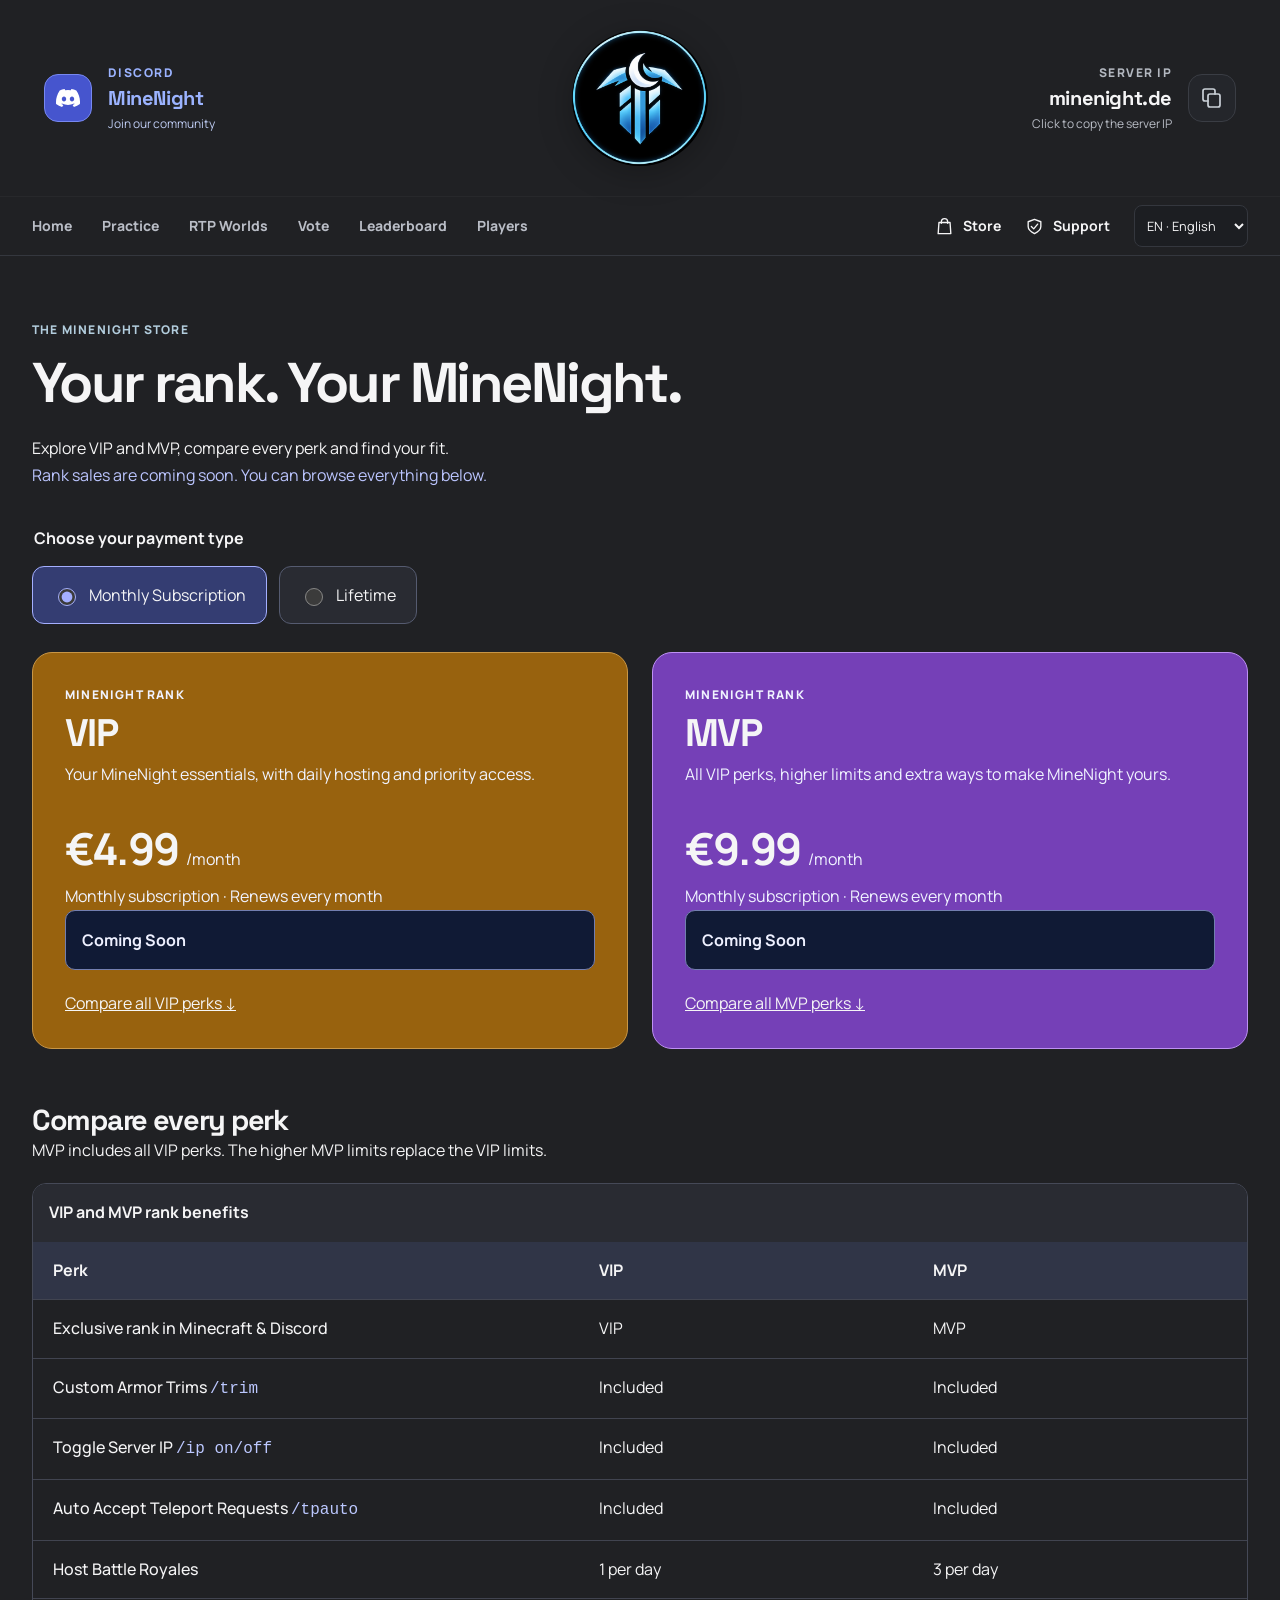
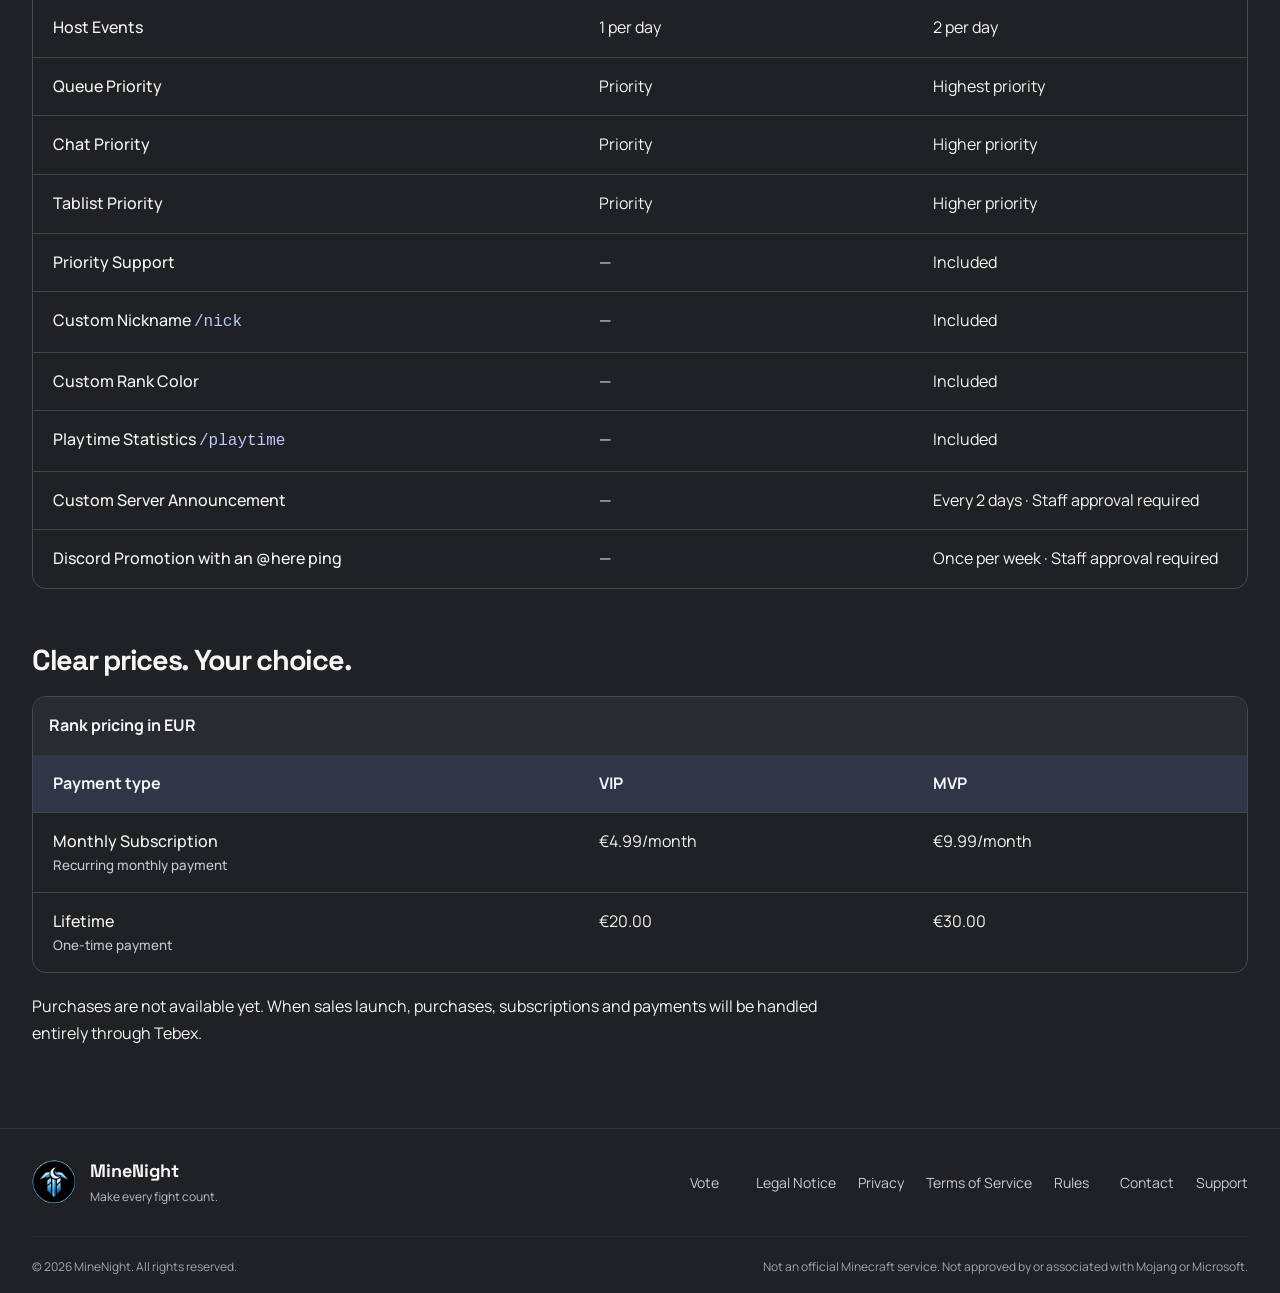
<file: website/src/store.html>
<!doctype html>
<html lang="en">
<head>
  <meta charset="utf-8">
  <meta name="viewport" content="width=device-width, initial-scale=1">
  <title>MineNight · Store</title>
  <meta name="description" content="Compare MineNight VIP and MVP ranks, all perks, monthly subscriptions and lifetime prices. Sales coming soon.">
  <meta name="theme-color" content="#202124">
  <link rel="icon" href="assets/brand/favicon-upload.png" type="image/png">
  <link rel="preload" href="assets/fonts/Manrope.ttf" as="font" type="font/ttf" crossorigin>
  <link rel="preload" href="assets/fonts/SpaceGrotesk.ttf" as="font" type="font/ttf" crossorigin>
  <link rel="stylesheet" href="styles.css">
  <link rel="stylesheet" href="community.css">
  <script src="i18n.js" defer></script>
  <script src="app.js" defer></script>
<link rel="stylesheet" href="store.css"><script src="store.js" defer></script></head>
<body id="top">
  <a class="skip-link" href="#main">Skip to content</a>
  <header class="site-header">
    <div class="site-title wrap">
      <a class="left hover-bg community-link" href="https://discord.com/invite/mXjqNYF4b6" target="_blank" rel="noopener noreferrer">
        <span class="icon-tile"><svg class="icon" aria-hidden="true"><use href="assets/icons.svg#discord"/></svg></span>
        <span class="text"><span class="eyebrow">DISCORD</span><strong>MineNight</strong><span class="small muted">Join our community</span></span>
      </a>
      <a class="logo-link" href="index.html" aria-label="MineNight home"><img class="logo" src="assets/brand/minenight-upload.png" width="480" height="480" alt="MineNight official logo"></a>
      <button class="right hover-bg server-button" type="button" data-copy-ip aria-label="Copy MineNight server IP minenight.de">
        <span class="text"><span class="eyebrow">SERVER IP</span><strong>minenight.de</strong><span class="small muted" data-server-status>Click to copy the server IP</span></span>
        <span class="icon-tile"><svg class="icon" aria-hidden="true"><use href="assets/icons.svg#copy"/></svg></span>
      </button>
      <button class="menu-toggle icon-button" type="button" aria-label="Open navigation" aria-expanded="false" aria-controls="navigation"><svg class="icon" aria-hidden="true"><use href="assets/icons.svg#menu"/></svg></button>
    </div>
    <div class="nav-shell"><nav class="navigation wrap" id="navigation" aria-label="Main navigation"><div class="nav-links"><a href="index.html">Home</a><a href="index.html#practice">Practice</a><a href="index.html#worlds">RTP Worlds</a><a href="vote.html">Vote</a><a href="leaderboard.html">Leaderboard</a><a href="players.html">Players</a></div><div class="nav-actions"><a href="store.html" aria-current="page"><svg class="icon" aria-hidden="true"><use href="assets/icons.svg#bag"/></svg>Store</a><a href="support.html"><svg class="icon" aria-hidden="true"><use href="assets/icons.svg#shield"/></svg>Support</a></div></nav></div>
  </header>
<main id="main" class="wrap store-main"><div class="store-heading"><p class="eyebrow ice-text">THE MINENIGHT STORE</p><h1>Your rank. Your MineNight.</h1><p>Explore VIP and MVP, compare every perk and find your fit.</p><p class="sales-note">Rank sales are coming soon. You can browse everything below.</p></div><fieldset class="billing-picker"><legend>Choose your payment type</legend><label><input type="radio" name="billing" value="monthly" checked> Monthly Subscription</label><label><input type="radio" name="billing" value="lifetime"> Lifetime</label></fieldset><section class="rank-grid" aria-label="Available ranks"><article class="rank-card vip"><p class="eyebrow">MINENIGHT RANK</p><h2>VIP</h2><p>Your MineNight essentials, with daily hosting and priority access.</p><div class="rank-price" aria-live="polite"><strong data-price="VIP">€4.99</strong><span data-period>/month</span></div><p class="payment-note" data-payment-note>Monthly subscription · Renews every month</p><button type="button" class="rank-buy" disabled data-rank="VIP" data-tebex-monthly-url="" data-tebex-lifetime-url="">Coming Soon</button><a class="rank-details" href="#compare">Compare all VIP perks ↓</a></article><article class="rank-card mvp"><p class="eyebrow">MINENIGHT RANK</p><h2>MVP</h2><p>All VIP perks, higher limits and extra ways to make MineNight yours.</p><div class="rank-price" aria-live="polite"><strong data-price="MVP">€9.99</strong><span data-period>/month</span></div><p class="payment-note" data-payment-note>Monthly subscription · Renews every month</p><button type="button" class="rank-buy" disabled data-rank="MVP" data-tebex-monthly-url="" data-tebex-lifetime-url="">Coming Soon</button><a class="rank-details" href="#compare">Compare all MVP perks ↓</a></article></section><section id="compare" class="rank-comparison"><h2>Compare every perk</h2><p>MVP includes all VIP perks. The higher MVP limits replace the VIP limits.</p><div class="comparison-scroll" role="region" aria-label="VIP and MVP perk comparison" tabindex="0"><table><caption>VIP and MVP rank benefits</caption><thead><tr><th scope="col">Perk</th><th scope="col">VIP</th><th scope="col">MVP</th></tr></thead><tbody><tr><th scope="row">Exclusive rank in Minecraft &amp; Discord</th><td>VIP</td><td>MVP</td></tr><tr><th scope="row">Custom Armor Trims <code>/trim</code></th><td>Included</td><td>Included</td></tr><tr><th scope="row">Toggle Server IP <code>/ip on/off</code></th><td>Included</td><td>Included</td></tr><tr><th scope="row">Auto Accept Teleport Requests <code>/tpauto</code></th><td>Included</td><td>Included</td></tr><tr><th scope="row">Host Battle Royales</th><td>1 per day</td><td>3 per day</td></tr><tr><th scope="row">Host Events</th><td>1 per day</td><td>2 per day</td></tr><tr><th scope="row">Queue Priority</th><td>Priority</td><td>Highest priority</td></tr><tr><th scope="row">Chat Priority</th><td>Priority</td><td>Higher priority</td></tr><tr><th scope="row">Tablist Priority</th><td>Priority</td><td>Higher priority</td></tr><tr><th scope="row">Priority Support</th><td>—</td><td>Included</td></tr><tr><th scope="row">Custom Nickname <code>/nick</code></th><td>—</td><td>Included</td></tr><tr><th scope="row">Custom Rank Color</th><td>—</td><td>Included</td></tr><tr><th scope="row">Playtime Statistics <code>/playtime</code></th><td>—</td><td>Included</td></tr><tr><th scope="row">Custom Server Announcement</th><td>—</td><td>Every 2 days · Staff approval required</td></tr><tr><th scope="row">Discord Promotion with an @here ping</th><td>—</td><td>Once per week · Staff approval required</td></tr></tbody></table></div></section><section class="store-payment"><h2>Clear prices. Your choice.</h2><div class="comparison-scroll" role="region" aria-label="All rank prices" tabindex="0"><table><caption>Rank pricing in EUR</caption><thead><tr><th scope="col">Payment type</th><th scope="col">VIP</th><th scope="col">MVP</th></tr></thead><tbody><tr><th scope="row">Monthly Subscription <small>Recurring monthly payment</small></th><td>€4.99/month</td><td>€9.99/month</td></tr><tr><th scope="row">Lifetime <small>One-time payment</small></th><td>€20.00</td><td>€30.00</td></tr></tbody></table></div><p>Purchases are not available yet. When sales launch, purchases, subscriptions and payments will be handled entirely through Tebex.</p><!-- Show “Payments securely processed by Tebex” only when sales become available. --></section></main>  <footer class="site-footer"><div class="wrap footer-top"><a class="footer-brand" href="index.html"><img src="assets/brand/minenight-upload.png" width="44" height="44" alt=""><strong>MineNight<span class="small muted">Make every fight count.</span></strong></a><nav aria-label="Footer navigation"><a href="vote.html">Vote</a><a href="legal-notice.html">Legal Notice</a><a href="privacy.html">Privacy</a><a href="terms.html">Terms of Service</a><a href="rules.html">Rules</a><a href="mailto:contact@minenight.de">Contact</a><a href="support.html">Support</a></nav></div><div class="wrap footer-bottom" id="legal"><span>© <span data-year>2026</span> MineNight. All rights reserved.</span><span>Not an official Minecraft service. Not approved by or associated with Mojang or Microsoft.</span></div></footer>
  <dialog class="info-dialog" aria-labelledby="dialog-title"><button type="button" class="dialog-close icon-button" aria-label="Close dialog"><svg class="icon" aria-hidden="true"><use href="assets/icons.svg#close"/></svg></button><span class="dialog-symbol"><svg class="icon" aria-hidden="true"><use href="assets/icons.svg#bag"/></svg></span><p class="eyebrow ice-text" id="dialog-kicker">MINENIGHT</p><h2 id="dialog-title"></h2><div id="dialog-content"></div><button type="button" class="button dialog-done">Got it</button></dialog>
  <div class="toast" role="status" aria-live="polite" aria-atomic="true"></div>
</body>
</html>
</file>
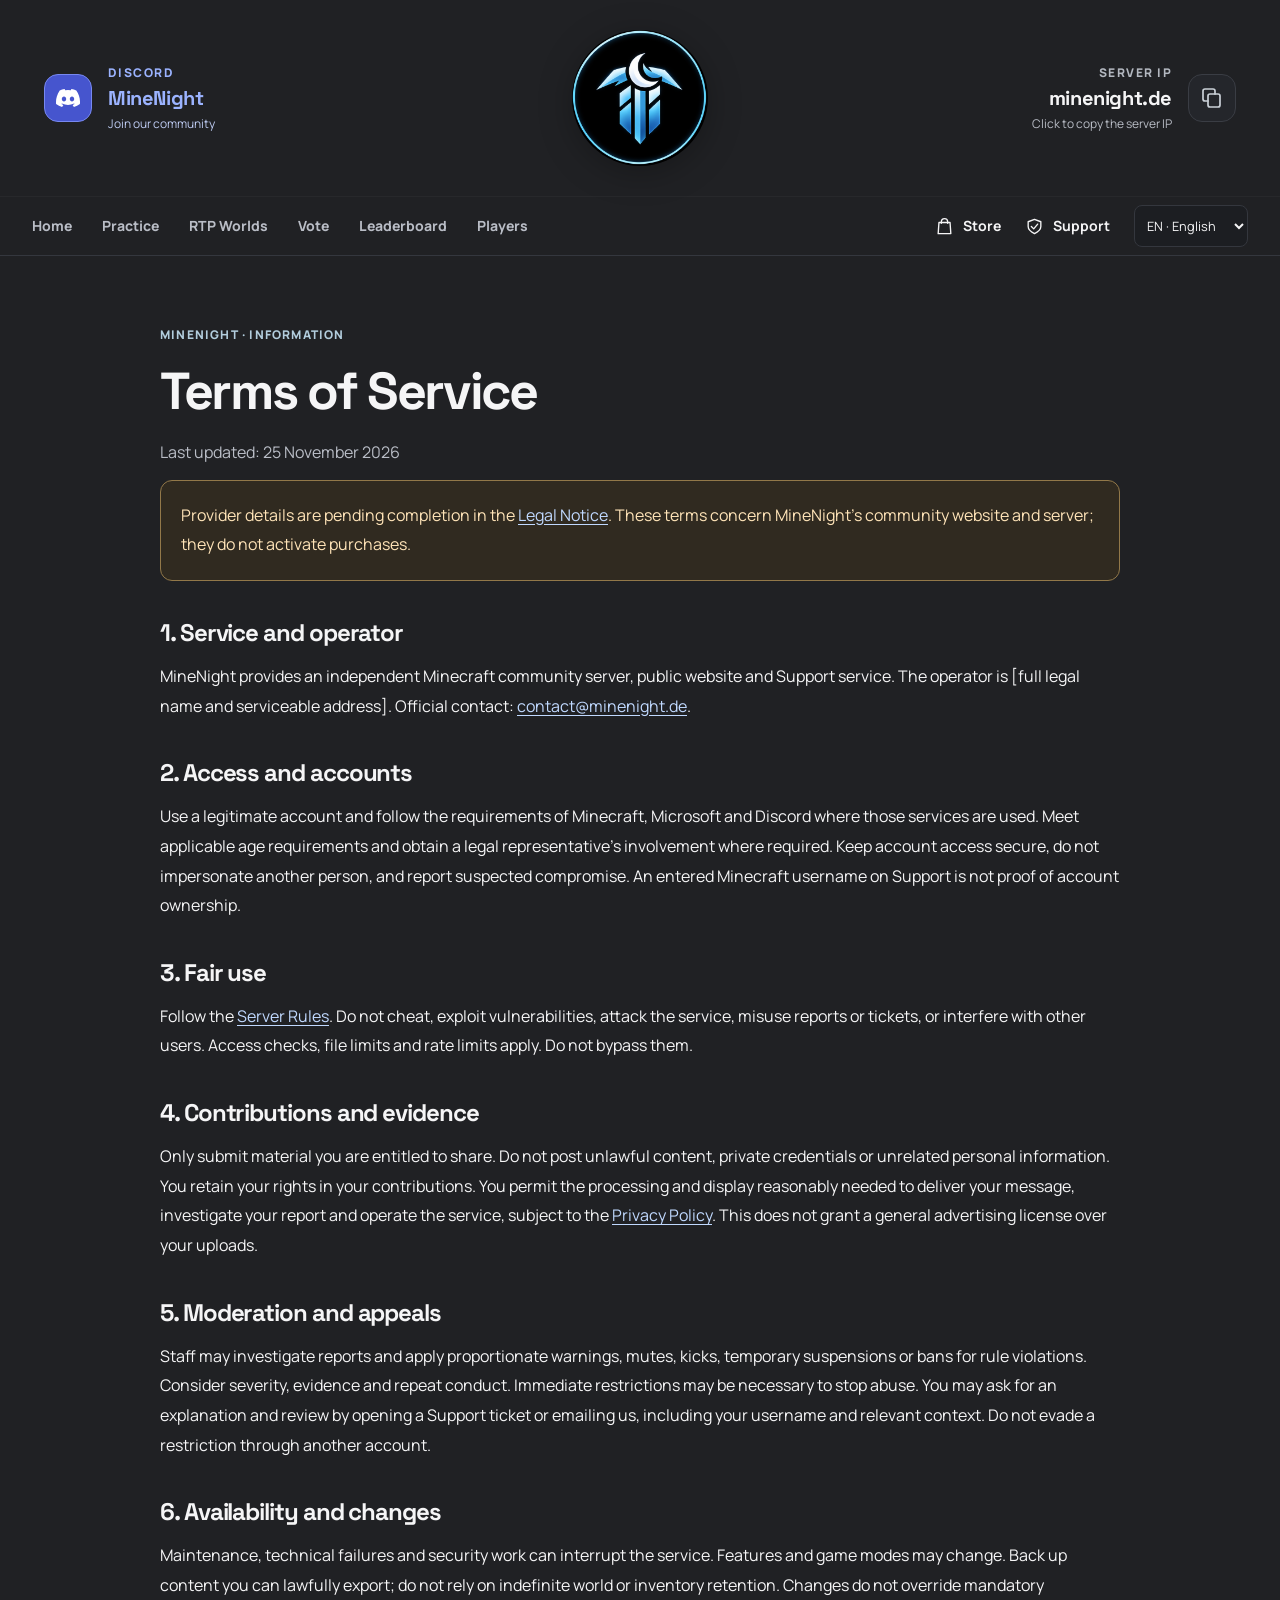
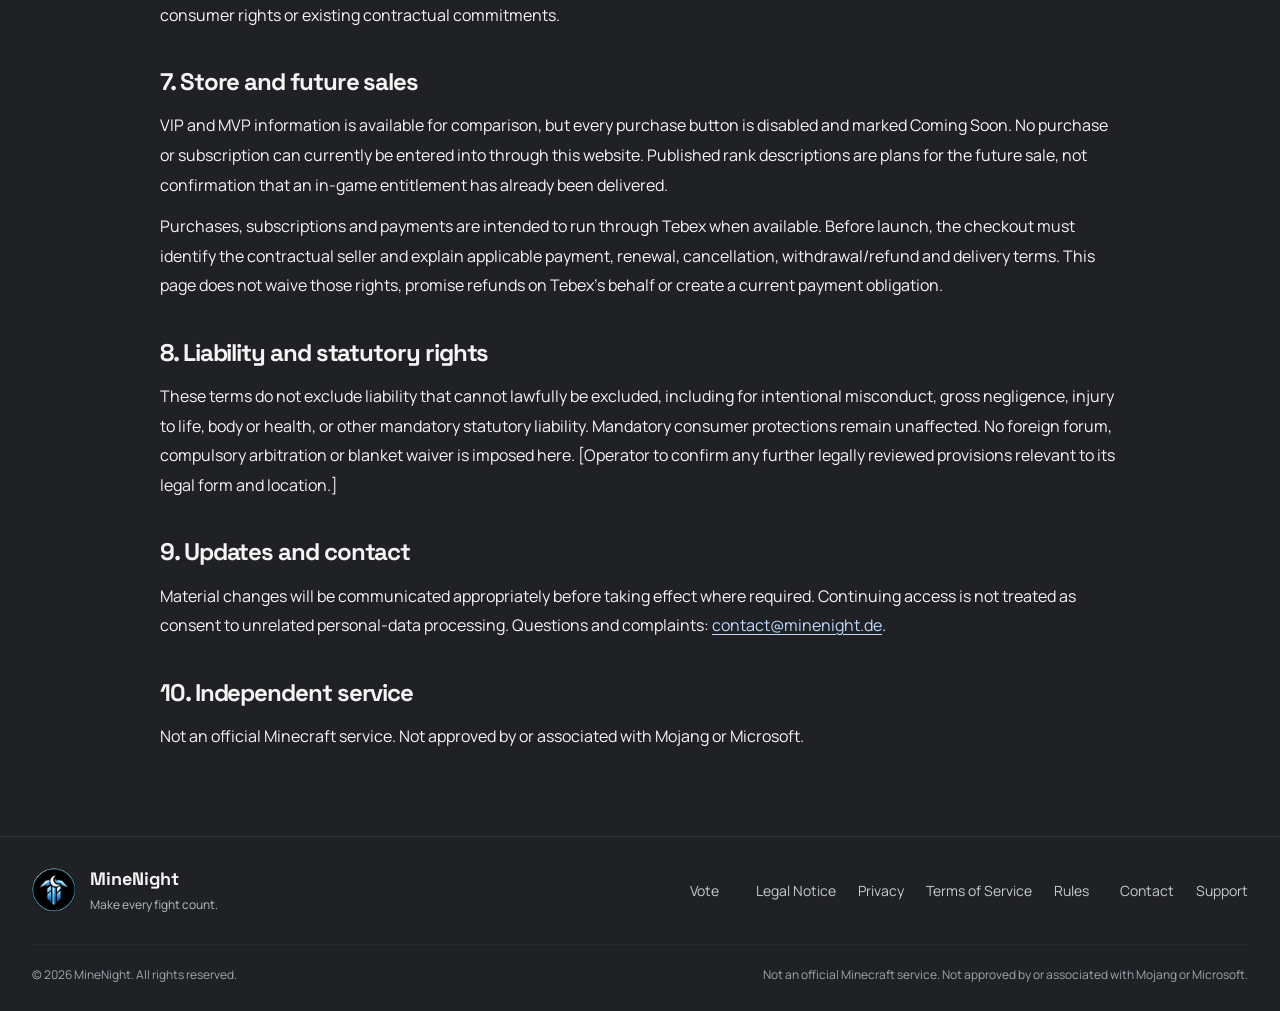
<file: website/src/terms.html>
<!doctype html>
<html lang="en">
<head>
  <meta charset="utf-8">
  <meta name="viewport" content="width=device-width, initial-scale=1">
  <title>MineNight · Terms of Service</title>
  <meta name="description" content="MineNight Terms of Service. Official contact: contact@minenight.de.">
  <meta name="theme-color" content="#202124">
  <link rel="icon" href="assets/brand/favicon-upload.png" type="image/png">
  <link rel="preload" href="assets/fonts/Manrope.ttf" as="font" type="font/ttf" crossorigin>
  <link rel="preload" href="assets/fonts/SpaceGrotesk.ttf" as="font" type="font/ttf" crossorigin>
  <link rel="stylesheet" href="styles.css">
  <link rel="stylesheet" href="community.css">
  <script src="i18n.js" defer></script>
  <script src="app.js" defer></script>
<link rel="stylesheet" href="legal.css"></head>
<body id="top">
  <a class="skip-link" href="#main">Skip to content</a>
  <header class="site-header">
    <div class="site-title wrap">
      <a class="left hover-bg community-link" href="https://discord.com/invite/mXjqNYF4b6" target="_blank" rel="noopener noreferrer">
        <span class="icon-tile"><svg class="icon" aria-hidden="true"><use href="assets/icons.svg#discord"/></svg></span>
        <span class="text"><span class="eyebrow">DISCORD</span><strong>MineNight</strong><span class="small muted">Join our community</span></span>
      </a>
      <a class="logo-link" href="index.html" aria-label="MineNight home"><img class="logo" src="assets/brand/minenight-upload.png" width="480" height="480" alt="MineNight official logo"></a>
      <button class="right hover-bg server-button" type="button" data-copy-ip aria-label="Copy MineNight server IP minenight.de">
        <span class="text"><span class="eyebrow">SERVER IP</span><strong>minenight.de</strong><span class="small muted" data-server-status>Click to copy the server IP</span></span>
        <span class="icon-tile"><svg class="icon" aria-hidden="true"><use href="assets/icons.svg#copy"/></svg></span>
      </button>
      <button class="menu-toggle icon-button" type="button" aria-label="Open navigation" aria-expanded="false" aria-controls="navigation"><svg class="icon" aria-hidden="true"><use href="assets/icons.svg#menu"/></svg></button>
    </div>
    <div class="nav-shell"><nav class="navigation wrap" id="navigation" aria-label="Main navigation"><div class="nav-links"><a href="index.html">Home</a><a href="index.html#practice">Practice</a><a href="index.html#worlds">RTP Worlds</a><a href="vote.html">Vote</a><a href="leaderboard.html">Leaderboard</a><a href="players.html">Players</a></div><div class="nav-actions"><a href="store.html"><svg class="icon" aria-hidden="true"><use href="assets/icons.svg#bag"/></svg>Store</a><a href="support.html"><svg class="icon" aria-hidden="true"><use href="assets/icons.svg#shield"/></svg>Support</a></div></nav></div>
  </header>
<main id="main" class="wrap legal-main" tabindex="-1"><p class="eyebrow ice-text">MINENIGHT · INFORMATION</p><h1>Terms of Service</h1><p class="legal-updated">Last updated: 25 November 2026</p><article aria-label="Terms of Service"><p class="legal-pending">Provider details are pending completion in the <a href="legal-notice.html">Legal Notice</a>. These terms concern MineNight's community website and server; they do not activate purchases.</p>
<h2>1. Service and operator</h2><p>MineNight provides an independent Minecraft community server, public website and Support service. The operator is [full legal name and serviceable address]. Official contact: <a href="mailto:contact@minenight.de">contact@minenight.de</a>.</p>
<h2>2. Access and accounts</h2><p>Use a legitimate account and follow the requirements of Minecraft, Microsoft and Discord where those services are used. Meet applicable age requirements and obtain a legal representative's involvement where required. Keep account access secure, do not impersonate another person, and report suspected compromise. An entered Minecraft username on Support is not proof of account ownership.</p>
<h2>3. Fair use</h2><p>Follow the <a href="rules.html">Server Rules</a>. Do not cheat, exploit vulnerabilities, attack the service, misuse reports or tickets, or interfere with other users. Access checks, file limits and rate limits apply. Do not bypass them.</p>
<h2>4. Contributions and evidence</h2><p>Only submit material you are entitled to share. Do not post unlawful content, private credentials or unrelated personal information. You retain your rights in your contributions. You permit the processing and display reasonably needed to deliver your message, investigate your report and operate the service, subject to the <a href="privacy.html">Privacy Policy</a>. This does not grant a general advertising license over your uploads.</p>
<h2>5. Moderation and appeals</h2><p>Staff may investigate reports and apply proportionate warnings, mutes, kicks, temporary suspensions or bans for rule violations. Consider severity, evidence and repeat conduct. Immediate restrictions may be necessary to stop abuse. You may ask for an explanation and review by opening a Support ticket or emailing us, including your username and relevant context. Do not evade a restriction through another account.</p>
<h2>6. Availability and changes</h2><p>Maintenance, technical failures and security work can interrupt the service. Features and game modes may change. Back up content you can lawfully export; do not rely on indefinite world or inventory retention. Changes do not override mandatory consumer rights or existing contractual commitments.</p>
<h2>7. Store and future sales</h2><p>VIP and MVP information is available for comparison, but every purchase button is disabled and marked Coming Soon. No purchase or subscription can currently be entered into through this website. Published rank descriptions are plans for the future sale, not confirmation that an in-game entitlement has already been delivered.</p><p>Purchases, subscriptions and payments are intended to run through Tebex when available. Before launch, the checkout must identify the contractual seller and explain applicable payment, renewal, cancellation, withdrawal/refund and delivery terms. This page does not waive those rights, promise refunds on Tebex's behalf or create a current payment obligation.</p>
<h2>8. Liability and statutory rights</h2><p>These terms do not exclude liability that cannot lawfully be excluded, including for intentional misconduct, gross negligence, injury to life, body or health, or other mandatory statutory liability. Mandatory consumer protections remain unaffected. No foreign forum, compulsory arbitration or blanket waiver is imposed here. [Operator to confirm any further legally reviewed provisions relevant to its legal form and location.]</p>
<h2>9. Updates and contact</h2><p>Material changes will be communicated appropriately before taking effect where required. Continuing access is not treated as consent to unrelated personal-data processing. Questions and complaints: <a href="mailto:contact@minenight.de">contact@minenight.de</a>.</p>
<h2>10. Independent service</h2><p>Not an official Minecraft service. Not approved by or associated with Mojang or Microsoft.</p>
</article></main>  <footer class="site-footer"><div class="wrap footer-top"><a class="footer-brand" href="index.html"><img src="assets/brand/minenight-upload.png" width="44" height="44" alt=""><strong>MineNight<span class="small muted">Make every fight count.</span></strong></a><nav aria-label="Footer navigation"><a href="vote.html">Vote</a><a href="legal-notice.html">Legal Notice</a><a href="privacy.html">Privacy</a><a href="terms.html">Terms of Service</a><a href="rules.html">Rules</a><a href="mailto:contact@minenight.de">Contact</a><a href="support.html">Support</a></nav></div><div class="wrap footer-bottom" id="legal"><span>© <span data-year>2026</span> MineNight. All rights reserved.</span><span>Not an official Minecraft service. Not approved by or associated with Mojang or Microsoft.</span></div></footer>
  <dialog class="info-dialog" aria-labelledby="dialog-title"><button type="button" class="dialog-close icon-button" aria-label="Close dialog"><svg class="icon" aria-hidden="true"><use href="assets/icons.svg#close"/></svg></button><span class="dialog-symbol"><svg class="icon" aria-hidden="true"><use href="assets/icons.svg#bag"/></svg></span><p class="eyebrow ice-text" id="dialog-kicker">MINENIGHT</p><h2 id="dialog-title"></h2><div id="dialog-content"></div><button type="button" class="button dialog-done">Got it</button></dialog>
  <div class="toast" role="status" aria-live="polite" aria-atomic="true"></div>
</body>
</html>
</file>
<file: website/src/styles.css>
@font-face {
  font-family:Manrope;
  src:url('assets/fonts/Manrope.ttf') format('truetype');
  font-weight:200 800;
  font-display:swap
}

@font-face {
  font-family:'Space Grotesk';
  src:url('assets/fonts/SpaceGrotesk.ttf') format('truetype');
  font-weight:300 700;
  font-display:swap
}

:root {
  color-scheme:dark;
  --bg:#202124;
  --panel:#1c1e22;
  --text:#f5f5f6;
  --muted:#b9bdc6;
  --line:#34373e;
  --ice:#b2cddd;
  --display:'Space Grotesk',sans-serif;
  --body:Manrope,system-ui,sans-serif
}

* {
  box-sizing:border-box
}

html {
  scroll-behavior:smooth;
  scroll-padding-top:24px
}

body {
  margin:0;
  background:var(--bg);
  color:var(--text);
  font:400 1rem/1.65 var(--body);
  -webkit-font-smoothing:antialiased
}

a {
  color:inherit;
  text-decoration:none
}

button,input {
  font:inherit;
  color:inherit
}

button {
  cursor:pointer;
  border:0;
  text-align:left
}

a,button {
  touch-action:manipulation;
  -webkit-tap-highlight-color:transparent
}

img {
  display:block;
  max-width:100%
}

h1,h2,h3,p {
  margin:0
}

h1,h2,h3,.card-title {
  font-family:var(--display);
  font-weight:700;
  line-height:1.08;
  letter-spacing:-.045em;
  overflow-wrap:anywhere;
  hyphens:auto
}

h1 {
  font-size:clamp(2.25rem,4vw,3.5rem)
}

h2 {
  font-size:1.75rem
}

h3 {
  font-size:1.25rem
}

a:focus-visible,button:focus-visible,summary:focus-visible,input:focus-visible {
  outline:3px solid var(--ice);
  outline-offset:5px
}

.wrap {
  width:min(1280px,calc(100% - 64px));
  margin-inline:auto
}

main.wrap {
  container:content / inline-size
}

.small {
  display:block;
  font-size:.75rem;
  line-height:1.6
}

.muted {
  color:var(--muted)
}

.ice-text {
  color:var(--ice)
}

.eyebrow,.tag {
  display:block;
  font-size:.75rem;
  font-weight:800;
  letter-spacing:.1em;
  line-height:1.6
}

.icon {
  width:24px;
  height:24px;
  flex-shrink:0;
  fill:none;
  stroke:currentColor;
  stroke-width:1.7;
  stroke-linecap:round;
  stroke-linejoin:round;
  vertical-align:middle
}

button svg,a svg {
  pointer-events:none
}

.sr-only {
  position:absolute;
  width:1px;
  height:1px;
  padding:0;
  margin:-1px;
  overflow:hidden;
  clip-path:inset(50%);
  white-space:nowrap;
  border:0
}

.skip-link {
  position:fixed;
  left:16px;
  top:12px;
  z-index:50;
  padding:10px 20px;
  border-radius:8px;
  background:var(--ice);
  color:#111214;
  transform:translateY(-180%)
}

.skip-link:focus {
  transform:none
}

.site-header {
  background:var(--bg)
}

.site-title {
  position:relative;
  display:grid;
  grid-template-columns:minmax(0,1fr) auto minmax(0,1fr);
  gap:30px;
  align-items:center;
  min-height:196px
}

.site-title .left,.site-title .right {
  display:flex;
  align-items:center;
  gap:16px;
  width:max-content;
  max-width:100%;
  min-width:0;
  padding:12px;
  border-radius:14px;
  overflow-wrap:anywhere;
  transition:background .2s
}

.site-title .right {
  justify-self:end;
  text-align:right;
  background:none
}

.hover-bg:hover {
  background:#ffffff06
}

.site-title .eyebrow {
  color:#b3b8c0;
  letter-spacing:.12em
}

.site-title strong {
  display:block;
  font:700 1.25rem/1.55 var(--display);
  letter-spacing:-.02em
}

.icon-tile {
  display:grid;
  place-items:center;
  width:48px;
  height:48px;
  flex-shrink:0;
  border:1px solid #3a3d44;
  background:#24262b;
  color:#cad1d8;
  border-radius:14px
}

.community-link .icon-tile {
  background:#4655ce;
  border-color:#7788f0;
  color:#fff
}

.site-title .community-link .eyebrow,.site-title .community-link strong {
  color:#9bb3ff
}

.community-link .small {
  color:#bdcbf2
}

.logo-link {
  display:block;
  padding:18px 10px;
  border-radius:50%
}

.logo {
  width:136px;
  height:136px;
  border-radius:50%;
  object-fit:contain;
  filter:drop-shadow(0 6px 16px #0004)
}

.site-title .menu-toggle {
  display:none
}

.nav-shell {
  border-block:1px solid #ffffff08;
  border-bottom-color:var(--line)
}

.navigation,.nav-links,.nav-actions {
  display:flex;
  align-items:center;
  flex-wrap:wrap
}

.navigation {
  justify-content:space-between;
  gap:0 28px
}

.nav-links {
  gap:30px
}

.nav-links a {
  position:relative;
  display:flex;
  align-items:center;
  min-height:58px;
  color:var(--muted);
  font-size:.875rem;
  font-weight:750
}

.nav-links a[aria-current=page] {
  color:var(--text)
}

.nav-links a[aria-current=page]:after {
  position:absolute;
  content:'';
  height:3px;
  bottom:0;
  left:0;
  right:0;
  background:var(--ice);
  border-radius:3px
}

.nav-links a:hover,.nav-actions :is(a,button):hover {
  color:var(--ice)
}

.nav-actions {
  gap:24px
}

.nav-actions :is(a,button) {
  display:flex;
  align-items:center;
  gap:9px;
  min-height:44px;
  padding:8px 0;
  background:none;
  font-size:.875rem;
  font-weight:700
}

.nav-actions .icon {
  width:19px;
  height:19px
}

.nav-soon {
  font-size:.75rem;
  font-weight:600;
  line-height:1.6;
  padding:1px 7px;
  background:#383b41;
  border-radius:5px;
  color:#d5d9df
}

.site-content {
  padding-block:26px 60px
}

.welcome {
  display:grid;
  grid-template-columns:1.7fr 1fr;
  gap:16px;
  margin-bottom:20px
}

.welcome-steps {
  display:grid;
  grid-template-columns:repeat(3,minmax(0,1fr));
  gap:18px;
  list-style:none;
  margin:0;
  padding:18px 22px;
  background:#1b1d21;
  border:1px solid var(--line);
  border-radius:13px
}

.welcome-steps li {
  display:flex;
  gap:13px;
  align-items:center;
  min-width:0
}

.welcome-steps li+li {
  border-left:1px solid #393c43;
  padding-left:18px
}

.welcome-steps strong {
  display:block;
  font-size:.875rem;
  font-weight:800
}

.step-symbol {
  color:#adb8c2
}

.step-symbol .icon {
  width:22px;
  height:22px
}

.welcome-actions {
  display:grid;
  grid-template-columns:repeat(2,minmax(0,1fr));
  gap:12px
}

.welcome-panel {
  display:flex;
  gap:12px;
  align-items:center;
  min-width:0;
  padding:16px;
  background:#222429;
  border:1px solid var(--line);
  border-radius:13px;
  transition:background .2s
}

.welcome-panel:hover {
  background:#2b2e34
}

.welcome-panel>.icon {
  color:#b5bdc6;
  width:21px;
  height:21px
}

.welcome-panel strong {
  display:block;
  font-family:var(--display);
  font-size:.9375rem
}

.cards {
  display:flex;
  flex-direction:column;
  gap:18px
}

.cards-row {
  display:grid;
  grid-template-columns:repeat(2,minmax(0,1fr));
  gap:18px
}

.cards-column {
  display:grid;
  grid-template-rows:repeat(2,minmax(0,1fr));
  gap:18px
}

.widget,.promo.play {
  position:relative;
  isolation:isolate;
  overflow:hidden;
  display:grid;
  grid-template-columns:minmax(0,1fr) minmax(0,1fr);
  gap:10px;
  align-items:center;
  min-height:275px;
  padding:28px;
  border:1px solid #ffffff13;
  border-radius:17px;
  background:var(--card-bg,#292d33);
  box-shadow:0 2px 4px #0002;
  transition:transform .2s,border-color .2s,box-shadow .2s
}

.promo:hover {
  transform:translateY(-2px);
  border-color:#ffffff35;
  box-shadow:0 10px 24px #0003
}

.promo-art {
  display:block;
  width:100%;
  height:100%;
  object-fit:contain;
  object-position:center;
  filter:drop-shadow(0 10px 12px #0003);
  transition:transform .2s
}

.promo:hover .promo-art {
  transform:translateY(-2px)
}

.info {
  position:relative;
  z-index:2;
  min-width:0;
  grid-column:1;
  grid-row:1
}

.tag {
  color:#f5f7fc;
  letter-spacing:.1em;
  margin-bottom:12px
}

.info h2,.card-title {
  display:block;
  font-size:clamp(1.9rem,3vw,2.75rem);
  text-transform:uppercase;
  line-height:1.02;
  letter-spacing:-.035em
}

.card-description {
  display:block;
  font-size:1rem;
  line-height:1.65;
  color:#f5f7fc;
  margin-top:12px
}

.card-cta {
  display:flex;
  align-items:center;
  gap:9px;
  font-size:.875rem;
  font-weight:800;
  margin-top:20px;
  width:fit-content;
  min-height:24px;
  color:#f1f1f3
}

.card-cta .icon {
  width:18px;
  height:18px
}

.img-container {
  position:relative;
  grid-column:2;
  grid-row:1;
  min-width:0;
  width:100%;
  height:220px
}

.image {
  position:absolute;
  inset:0;
  display:block
}

.ranks {
  --card-bg:#98620e;
  grid-template-columns:1.1fr .9fr;
  min-height:245px;
  padding:24px 34px
}

.ranks .img-container {
  height:235px
}

.ranks .info h2,.ranks .card-title {
  font-size:clamp(2.5rem,4vw,3.5rem)
}

.ranks .tag {
  color:#fff5d9
}

.ranks .card-cta {
  color:#fff5d9
}

.crystal {
  --card-bg:#2464b5;
  grid-template-columns:minmax(0,1fr);
  grid-template-rows:minmax(0,1fr) auto;
  min-height:568px;
  align-items:stretch
}

.crystal .img-container {
  grid-column:1;
  grid-row:1;
  height:auto;
  min-height:320px;
  margin-top:0
}

.crystal .info {
  grid-column:1;
  grid-row:2;
  padding-top:12px
}

.crystal h2 {
  font-size:clamp(2.4rem,4vw,3.6rem)
}

.battle {
  --card-bg:#176f46
}

.bots {
  --card-bg:#a34b16
}

.vote {
  --card-bg:#11769b
}

.play {
  --card-bg:#177547
}

.worlds {
  --card-bg:#7540b7
}

.discord {
  --card-bg:#4655ce
}

.copy-pill {
  display:grid;
  grid-template-columns:minmax(0,1fr) auto;
  align-items:center;
  gap:1px 12px;
  padding:10px 14px;
  margin-top:18px;
  background:#0003;
  border:1px solid #ffffff26;
  border-radius:9px;
  font:600 1rem var(--display);
  width:fit-content;
  max-width:100%
}

.copy-pill>.icon {
  width:17px;
  height:17px
}

.copy-pill .small {
  grid-column:1/-1;
  font:400 .75rem/1.6 var(--body);
  color:#c7cdd1
}

.extras {
  margin-top:40px
}

.extras-grid {
  display:grid;
  grid-template-columns:repeat(4,minmax(0,1fr));
  gap:14px
}

.extras-grid article {
  padding:24px;
  background:#1b1d21;
  border:1px solid var(--line);
  border-radius:13px;
  scroll-margin-top:24px;
  min-width:0
}

.extras h2 {
  font-size:1.1875rem;
  line-height:1.25;
  margin-block:9px 12px
}

.extras p {
  color:var(--muted);
  font-size:1rem
}

.extras .eyebrow {
  font-size:.6875rem;
  letter-spacing:.08em
}

.text-link {
  display:inline-flex;
  align-items:center;
  min-height:44px;
  padding:0;
  margin-top:12px;
  border:0;
  background:none;
  color:var(--ice);
  font-size:.875rem;
  font-weight:750
}

.text-link:hover {
  text-decoration:underline
}

.vote-more {
  display:flex;
  justify-content:space-between;
  align-items:center;
  gap:24px;
  padding:24px;
  margin-top:16px;
  border:1px solid var(--line);
  border-radius:13px;
  background:#1b1d21
}

.vote-more h2 {
  margin:0 0 8px;
  font-size:1.5rem
}

.button {
  display:inline-flex;
  align-items:center;
  justify-content:center;
  gap:10px;
  min-height:44px;
  width:fit-content;
  padding:11px 18px;
  border:1px solid transparent;
  border-radius:9px;
  background:#c3d1da;
  color:#19222a;
  font-size:.875rem;
  font-weight:800;
  transition:background .2s,transform .2s
}

.button:hover {
  background:#d4e0e8;
  transform:translateY(-1px)
}

.button .icon {
  width:19px;
  height:19px
}

.site-footer {
  background:var(--bg);
  border-top:1px solid var(--line)
}

.footer-top {
  display:flex;
  align-items:center;
  justify-content:space-between;
  flex-wrap:wrap;
  gap:24px;
  padding-block:30px
}

.footer-brand {
  display:flex;
  align-items:center;
  gap:14px
}

.footer-brand img {
  border-radius:50%;
  width:44px;
  height:44px
}

.footer-brand strong {
  font:700 1.125rem var(--display)
}

.footer-brand .small {
  font:400 .75rem/1.6 var(--body);
  margin-top:5px
}

.footer-top nav {
  display:flex;
  align-items:center;
  flex-wrap:wrap;
  gap:22px;
  font-size:.875rem;
  color:#c7cbd1
}

.footer-top nav a,.footer-top nav button {
  display:inline-flex;
  align-items:center;
  min-height:44px;
  min-width:44px;
  padding:0;
  background:none;
  font:inherit
}

.footer-top nav a:hover,.footer-top nav button:hover {
  color:var(--ice)
}

.footer-bottom {
  display:flex;
  justify-content:space-between;
  flex-wrap:wrap;
  gap:12px 30px;
  padding-block:20px 26px;
  border-top:1px solid #ffffff08;
  font-size:.75rem;
  color:#9fa5b0
}

.info-dialog {
  width:min(480px,calc(100% - 32px));
  max-width:calc(100% - 32px);
  max-height:85dvh;
  overflow:auto;
  border:1px solid #4b515b;
  border-radius:18px;
  padding:34px;
  background:#22262c;
  color:var(--text);
  box-shadow:0 25px 90px #0008
}

.info-dialog::backdrop {
  background:#08090bc7;
  backdrop-filter:blur(5px)
}

.dialog-close {
  position:absolute;
  right:13px;
  top:13px
}

.icon-button {
  display:grid;
  place-items:center;
  width:44px;
  height:44px;
  border-radius:10px;
  background:#ffffff09;
  color:#d2d6db
}

.icon-button:hover {
  background:#ffffff19
}

.dialog-close .icon {
  width:20px;
  height:20px
}

.dialog-symbol {
  display:grid;
  place-items:center;
  width:52px;
  height:52px;
  margin-bottom:20px;
  border-radius:13px;
  background:#363d45;
  color:#cbd6df
}

.info-dialog h2 {
  font-size:2rem;
  line-height:1.12;
  margin:8px 0 18px
}

.info-dialog p:not(.eyebrow) {
  font-size:1rem;
  color:#cbd0d8;
  margin-bottom:14px
}

.info-dialog a {
  color:var(--ice);
  text-decoration:underline
}

.dialog-done {
  margin-top:16px
}

.copy-label {
  display:block;
  margin:20px 0 8px;
  font-size:.875rem;
  font-weight:750
}

.copy-address {
  display:block;
  min-width:0;
  width:100%;
  padding:12px;
  border:1px solid #707985;
  border-radius:10px;
  background:#14171b;
  color:var(--text);
  font:600 1rem var(--display);
  cursor:text
}

.info-dialog .join-instructions {
  margin-top:20px
}

.toast {
  position:fixed;
  z-index:100;
  bottom:24px;
  left:50%;
  transform:translate(-50%,20px);
  opacity:0;
  visibility:hidden;
  width:max-content;
  max-width:calc(100% - 32px);
  padding:12px 20px;
  border-radius:11px;
  background:#ebedf0;
  color:#262b32;
  box-shadow:0 8px 30px #0004;
  font-size:.875rem;
  font-weight:750;
  transition:.2s
}

.toast.show {
  visibility:visible;
  opacity:1;
  transform:translate(-50%,0)
}

.breadcrumb {
  display:flex;
  flex-wrap:wrap;
  gap:10px;
  padding-block:0 22px;
  color:#b0b8c2;
  font-size:.875rem
}

.breadcrumb [aria-current=page] {
  color:#f2f3f5
}

.vote-hero {
  display:grid;
  grid-template-columns:minmax(0,1.1fr) minmax(0,1fr);
  gap:24px;
  align-items:center;
  padding:34px;
  border:1px solid #ffffff16;
  border-radius:18px;
  background:#176f46
}

.vote-hero .hero-copy {
  grid-column:1;
  grid-row:1;
  min-width:0
}

.vote-hero .muted {
  color:#f5f7fc
}

.vote-hero .eyebrow {
  color:#e3f3e9
}

.vote-hero h1 {
  font-size:clamp(2.25rem,4vw,3.5rem);
  margin-block:14px 18px;
  max-width:11ch
}

.vote-hero img {
  grid-column:2;
  grid-row:1;
  object-fit:contain;
  width:100%;
  height:360px
}

.vote-summary {
  display:flex;
  flex-wrap:wrap;
  gap:12px 24px;
  margin-top:24px;
  font-size:.75rem;
  color:#edf7f0
}

.vote-summary span {
  display:flex;
  align-items:center;
  gap:8px
}

.vote-summary .icon {
  width:16px;
  height:16px
}

.vote-page-heading {
  padding-block:0 20px
}
.vote-page-heading h2 {
  font-size:1.25rem
}
.vote-list {
  margin-top:30px;
  padding:26px;
  border:1px solid #30343f;
  border-radius:15px;
  background:#181a21
}
.vote-list-heading {
  display:flex;
  justify-content:space-between;
  align-items:center;
  flex-wrap:wrap;
  gap:10px 20px
}
.vote-provider-count {
  color:#a5bbd5;
  font-size:.875rem
}
.voting-grid {
  display:grid;
  grid-template-columns:minmax(0,1fr);
  gap:12px
}
.vote-row {
  display:block;
  overflow:hidden;
  border:2px solid #353946;
  border-radius:9px;
  background:#15171e;
  transition:border-color .2s,background .2s
}
.vote-row:hover {
  border-color:#5a6274
}
.vote-site {
  display:grid;
  grid-template-columns:32px auto minmax(0,1fr) auto;
  align-items:center;
  gap:12px;
  min-height:82px;
  padding:18px 22px;
  min-width:0
}
.vote-site:hover {
  background:#ffffff04
}
.vote-site:focus-visible {
  outline-offset:-5px
}
.site-logo {
  width:32px;
  height:32px;
  object-fit:contain;
  border-radius:6px
}
.site-number {
  color:#99acc2;
  font-size:.8125rem
}
.vote-site h3 {
  min-width:0;
  margin:0;
  font:800 1.0625rem/1.4 var(--body);
  letter-spacing:0;
  overflow-wrap:anywhere;
  hyphens:none
}
.vote-action {
  display:inline-flex;
  align-items:center;
  justify-content:center;
  min-height:36px;
  padding:6px 13px;
  border:1px solid #455c75;
  border-radius:7px;
  background:#24384d;
  color:#e2efff;
  font-size:.875rem;
  font-weight:800
}
.vote-link-note {
  margin-top:13px;
  color:#a5bbd5;
  font-size:.875rem;
  line-height:1.6
}
.vote-help {
  display:grid;
  grid-template-columns:.7fr 1fr;
  gap:60px;
  padding-block:44px
}

.vote-help h2 {
  font-size:1.75rem;
  margin-block:10px 18px
}

.vote-help p {
  font-size:1rem;
  color:#b9c1cc
}

.vote-faq {
  border-top:1px solid var(--line)
}

.vote-faq details {
  padding-block:19px;
  border-bottom:1px solid var(--line)
}

.vote-faq summary {
  display:flex;
  justify-content:space-between;
  align-items:center;
  gap:18px;
  list-style:none;
  cursor:pointer;
  font-size:.9375rem;
  font-weight:750;
  line-height:1.6
}

.vote-faq summary::-webkit-details-marker {
  display:none
}

.vote-faq summary:after {
  content:'+';
  color:var(--ice);
  font-size:1.5rem;
  line-height:1
}

.vote-faq details[open] summary:after {
  content:'−'
}

.vote-faq p {
  font-size:.875rem;
  margin-top:14px
}

.vote-page .play {
  width:100%;
  margin-bottom:5px
}

@media(max-width:1050px) {
  .wrap {
    width:calc(100% - 40px)
  }
  .site-title {
    gap:16px
  }
  .site-title .left,.site-title .right {
    gap:10px;
    padding:6px
  }
  .welcome {
    grid-template-columns:1fr
  }
  .welcome-panel {
    padding-block:13px
  }
  .welcome-actions {
    gap:16px
  }
}

@media(max-width:800px) {
  .site-title .icon-tile {
    display:none
  }
  .logo {
    width:112px;
    height:112px
  }
  .site-title {
    min-height:164px
  }
  .site-title strong {
    font-size:1.0625rem
  }
  .nav-links {
    gap:20px
  }
  .nav-actions {
    gap:18px
  }
  .nav-actions :is(a,button) {
    font-size:.8125rem
  }
}

@container content (max-width:62rem) {
  .featured-row {
    grid-template-columns:minmax(0,1fr)
  }
  .cards-column {
    grid-template-columns:repeat(2,minmax(0,1fr));
    grid-template-rows:auto
  }
  .crystal {
    grid-template-columns:repeat(2,minmax(0,1fr));
    grid-template-rows:auto;
    min-height:350px
  }
  .crystal .info {
    grid-column:1;
    grid-row:1;
    padding:0
  }
  .crystal .img-container {
    grid-column:2;
    grid-row:1;
    min-height:270px
  }
  .widget:not(.ranks):not(.crystal),.promo.play {
    grid-template-columns:minmax(0,1fr);
    grid-template-rows:auto auto;
    gap:16px
  }
  .widget:not(.ranks):not(.crystal) .img-container,.play .img-container {
    grid-column:1;
    grid-row:1;
    height:230px
  }
  .widget:not(.ranks):not(.crystal) .info,.play .info {
    grid-column:1;
    grid-row:2
  }
  .extras-grid {
    grid-template-columns:repeat(2,minmax(0,1fr))
  }
  .vote-help {
    gap:30px
  }
}

@media(max-width:600px) {
  .wrap {
    width:calc(100% - 32px)
  }
  .site-title {
    grid-template-columns:repeat(2,minmax(0,1fr));
    gap:5px 14px;
    padding-block:15px 17px
  }
  .logo-link {
    grid-column:1/-1;
    grid-row:1;
    justify-self:center;
    padding:0 0 10px
  }
  .logo {
    width:102px;
    height:102px
  }
  .site-title .left,.site-title .right {
    padding:7px 0;
    gap:10px
  }
  .site-title strong {
    font-size:1rem
  }
  .site-title .eyebrow {
    font-size:.6875rem
  }
  .site-title .small {
    font-size:.75rem
  }
  .site-title .menu-toggle {
    display:grid;
    position:absolute;
    right:0;
    top:10px;
    background:#2b2f35
  }
  .navigation {
    display:none;
    flex-direction:column;
    align-items:stretch;
    padding-block:12px 18px;
    gap:16px
  }
  .navigation.is-open {
    display:flex
  }
  .nav-links {
    flex-direction:column;
    align-items:stretch;
    gap:2px
  }
  .nav-links a {
    min-height:46px;
    padding:9px 12px;
    border-radius:7px
  }
  .nav-links a[aria-current=page] {
    background:#2a2e34
  }
  .nav-links a[aria-current=page]:after {
    display:none
  }
  .nav-actions {
    border-top:1px solid var(--line);
    padding-top:9px;
    gap:10px 24px
  }
  .site-content {
    padding-block:20px 36px
  }
  .footer-top {
    align-items:flex-start;
    flex-direction:column;
    padding-block:26px 18px;
    gap:14px
  }
  .footer-top nav {
    gap:18px
  }
  .footer-bottom {
    flex-direction:column;
    gap:8px
  }
  .info-dialog {
    padding:27px
  }
}

@container content (max-width:37.5rem) {
  .cards-row,.cards-column,.welcome-steps,.voting-grid,.extras-grid,.vote-help {
    grid-template-columns:minmax(0,1fr)
  }
  .welcome-steps {
    gap:0;
    padding:3px 18px
  }
  .welcome-steps li {
    padding-block:13px
  }
  .welcome-steps li+li {
    padding-left:0;
    border-left:0;
    border-top:1px solid var(--line)
  }
  .welcome-actions {
    gap:12px
  }
  .welcome-panel {
    padding:12px;
    gap:8px;
    align-items:flex-start
  }
  .welcome-panel>.icon {
    display:none
  }
  .widget,.promo.play,.crystal,.ranks {
    grid-template-columns:minmax(0,1fr);
    grid-template-rows:auto auto;
    gap:16px;
    padding:24px;
    min-height:0
  }
  .promo .img-container,.crystal .img-container,.ranks .img-container {
    grid-column:1;
    grid-row:1;
    height:245px;
    min-height:0
  }
  .promo .info,.crystal .info {
    grid-column:1;
    grid-row:2;
    padding:0
  }
  .crystal .img-container {
    height:280px
  }
  .info h2,.card-title,.ranks .card-title {
    font-size:2.125rem
  }
  .crystal h2 {
    font-size:2.5rem
  }
  .tag {
    font-size:.75rem;
    letter-spacing:.08em;
    margin-bottom:12px
  }
  .card-description {
    font-size:1rem
  }
  .card-cta {
    font-size:.875rem;
    margin-top:18px
  }
  .copy-pill {
    width:100%;
    margin-top:20px
  }
  .extras {
    margin-top:28px
  }
  .extras-grid article {
    padding:23px
  }
  .vote-more {
    flex-direction:column;
    align-items:flex-start;
    padding:23px;
    gap:18px
  }
  .vote-more h2 {
    font-size:1.375rem
  }
  .vote-hero {
    grid-template-columns:minmax(0,1fr);
    padding:26px;
    gap:22px
  }
  .vote-hero .hero-copy {
    grid-column:1;
    grid-row:1
  }
  .vote-hero img {
    grid-column:1;
    grid-row:2;
    height:280px
  }
  .vote-hero h1 {
    font-size:2.5rem;
    max-width:100%
  }
  .vote-summary {
    gap:12px 20px
  }
  .vote-list {
    padding:16px
  }
  .vote-site {
    padding:16px 14px;
    gap:9px
  }
  .vote-site h3 {
    font-size:1rem
  }
  .vote-help {
    gap:28px;
    padding-block:32px
  }
  .vote-page-heading h2,.vote-help h2 {
    font-size:1.625rem
  }
}

@container content (max-width:22rem) {
  .vote-site {grid-template-columns:32px minmax(0,1fr) auto}
  .site-number {display:none}
}
@media(prefers-reduced-motion:reduce) {
  html {
    scroll-behavior:auto
  }
  *,*:before,*:after {
    transition:none!important;
    animation:none!important
  }
  .promo:hover,.promo:hover .promo-art,.button:hover {
    transform:none
  }
}
</file>
<file: website/src/community.css>
.language-picker{font:inherit;font-size:.8rem;min-height:42px;border:1px solid var(--line);border-radius:8px;background:var(--panel);color:var(--text);padding:8px;max-width:100%}.player-link{display:inline-flex;align-items:center;gap:12px;min-width:0;overflow-wrap:anywhere}.skin-head{border-radius:6px;image-rendering:pixelated;flex:none}.player-skin{object-fit:contain;filter:drop-shadow(0 12px 16px #0005);flex:none}body .stats-search-panel{background:#2464b5}.leaderboard-panel{border-top:5px solid #11769b}.player-profile{border-top:5px solid #7540b7}.profile-stat-grid article:nth-child(1){background:#2464b5}.profile-stat-grid article:nth-child(2){background:#176f46}.profile-stat-grid article:nth-child(3){background:#7540b7}.profile-stat-grid article small{color:#f4f4ff}.stats-search-panel .muted{color:#f4f4ff}.support-page .login-panel{background:#2464b5}.support-page .category-preview{background:#176f46}.support-page .login-panel .muted,.support-page .login-panel .support-fine,.support-page .category-preview p{color:#f4f4ff}.support-page .create-panel{border-top:5px solid #7540b7}.support-page .support-sidebar{border-top:5px solid #11769b}body .rank-card{background:#98620e;border-color:#c89646}body .rank-card.mvp{background:#7540b7}.appeal-review{padding:24px;border-block:1px solid var(--line);background:#202b3d}.appeal-review form{display:flex;flex-wrap:wrap;gap:12px}.appeal-review label,.appeal-review textarea{width:100%}.appeal-review button{background:#2464b5;color:white;padding:12px 18px}.appeal-review p{overflow-wrap:anywhere}.latest-votes{padding:28px;background:#11769b;border-radius:16px;margin-block:32px}.latest-votes>p{margin-top:16px}.latest-votes ul{list-style:none;padding:0;margin-top:18px}.latest-votes li{display:flex;align-items:center;gap:20px;padding:16px 0;border-top:1px solid #ffffff50}.latest-votes time{margin-left:auto;font-size:.8rem}.latest-votes a{font-weight:700}.language-picker:focus-visible{outline:3px solid var(--ice);outline-offset:3px}@media(max-width:620px){.player-skin{width:110px;height:210px}.latest-votes li{flex-wrap:wrap;gap:12px}.latest-votes time{width:100%;margin:0}.header-actions{flex-wrap:wrap}.language-picker{max-width:110px}}

.support-page .language-picker{width:auto;max-width:135px;padding:8px;font-size:.8rem;min-height:42px;border-radius:8px}.nav-actions .language-picker{flex:none}

.support-page .create-panel,.support-page .chat-heading{background:#2464b5}.support-page .create-panel .muted,.support-page .create-panel .support-fine,.support-page .chat-heading .support-fine{color:#f4f4ff}.support-page .create-panel .support-primary{background:#172b44}.support-page .create-panel .support-primary:hover{background:#203d61}
</file>
<file: website/src/legal.css>
.legal-main{max-width:960px;padding-block:56px 72px}.legal-main h1{font:700 clamp(2rem,5vw,3.25rem)/1.15 var(--display);margin:16px 0}.legal-updated{color:var(--muted);margin-bottom:32px}.legal-main h2{font:700 1.5rem/1.3 var(--display);margin:36px 0 14px}.legal-main p,.legal-main dd{line-height:1.85}.legal-main p{margin:12px 0}.legal-main a{text-decoration:underline;text-underline-offset:3px;color:#c0d9ff;overflow-wrap:anywhere}.legal-main code{overflow-wrap:anywhere}.legal-pending{padding:20px;border:1px solid #927849;border-radius:12px;background:#302a20;color:#ffe4b8}.legal-main dt{font-weight:700;margin-top:18px}.legal-main dd{margin:5px 0 0;color:#d6d9e1;overflow-wrap:anywhere}.legal-table{overflow-x:auto;margin:20px 0;border:1px solid var(--line);border-radius:12px}.legal-table table{border-collapse:collapse;width:100%;text-align:left;font-size:.95rem}.legal-table caption{font-weight:700;text-align:left;padding:16px;background:#292d35}.legal-table td,.legal-table th{padding:14px;border-top:1px solid var(--line);vertical-align:top;overflow-wrap:anywhere}.legal-table th{background:#262931}.legal-table td:first-child{width:32%}@media(max-width:600px){.legal-main{padding-block:32px 48px}.legal-main h2{font-size:1.3rem}.legal-table td,.legal-table th{padding:10px}.legal-table table{font-size:.85rem}}
</file>
<file: website/src/players.css>
.stats-main{padding-bottom:64px}.stats-hero{padding:44px 0 34px}.stats-hero h1{margin:12px 0 18px;font-size:clamp(2.4rem,5vw,4.5rem)}.stats-hero>p:last-child{max-width:64ch}.stats-panel{background:#181a1e;border:1px solid #383d45;border-radius:16px;margin-bottom:24px;padding:30px;min-width:0}.player-search label{display:block;font-size:.9rem;font-weight:700;margin-bottom:12px}.search-row{display:flex;gap:12px}.search-row input{flex:1;width:100%;min-width:0;border:1px solid #4d5864;border-radius:8px;padding:14px 16px;background:#22262c;color:#f3f5f8;font:inherit}.stats-button{background:#2563eb;color:#fff;white-space:normal}.stats-button:hover{background:#3478ed}.player-search .small{margin-top:12px}.search-results:empty{display:none}.search-results{display:grid;grid-template-columns:repeat(4,minmax(0,1fr));gap:10px;margin-top:20px}.search-result{display:flex;align-items:center;gap:12px;padding:14px;background:#242a32;border:1px solid #455361;border-radius:8px;overflow-wrap:anywhere}.search-result:hover{border-color:#79b5ec}.search-result:focus-visible,.stats-tabs button:focus-visible,.stats-table a:focus-visible{outline:3px solid #a4c9ec;outline-offset:4px}.stats-panel-heading{display:flex;align-items:center;justify-content:space-between;gap:20px;margin-bottom:24px}.stats-panel-heading h2{font-size:2rem;margin-top:8px}.stats-tabs{display:flex;flex-wrap:wrap;gap:8px;margin-bottom:22px}.stats-tabs button{padding:12px 18px;background:#282e37;color:#c7d1df;border:1px solid #46515e;border-radius:8px;font:700 .85rem var(--body);min-height:48px}.stats-tabs [aria-pressed=true]{background:#254561;border-color:#79b5ec;color:#e1efff}.stats-tabs button small{display:block;font-size:.62rem;font-weight:500;margin-top:4px}.stats-tabs button:disabled{cursor:not-allowed;color:#9ca6b5;background:#202329;border-color:#3b414a}.stats-table-scroll{overflow-x:auto}.stats-table{border-collapse:collapse;width:100%;text-align:left}.stats-table th{padding:12px 18px;background:#242a32;color:#a7bcd3;text-transform:uppercase;font-size:.7rem;letter-spacing:.08em}.stats-table td{padding:20px 18px;border-bottom:1px solid #343b44;font-variant-numeric:tabular-nums}.stats-table tbody tr:last-child td{border:0}.stats-table td:first-child{width:85px;color:#9aafc4;font-weight:700}.stats-table td:last-child,.stats-table th:last-child{text-align:right}.stats-table a{font-weight:700}.stats-table tr:first-child td:first-child{color:#a4c9ec}.stats-table tr:first-child{background:#202e3b}.stats-table tbody tr:hover{background:#242a32}.stats-freshness{margin-top:8px}.stats-note{margin-top:12px}.stats-message{padding:16px 20px;border:1px solid #52677d;border-radius:10px;background:#233345;margin-bottom:24px;overflow-wrap:anywhere}.stats-empty{padding:30px 18px;color:#bbc5d2}.profile-heading{display:flex;gap:20px;align-items:center;margin-bottom:30px}.profile-heading h2{font-size:clamp(1.8rem,4vw,3rem);overflow-wrap:anywhere;margin:8px 0}.profile-heading>a{margin-left:auto}.player-monogram{display:grid;place-items:center;width:72px;height:72px;flex:none;border:1px solid #557594;background:#263b50;border-radius:16px;font:700 1.8rem var(--display);color:#c4e4ff}.profile-stat-grid{display:grid;grid-template-columns:repeat(3,minmax(0,1fr));gap:16px}.profile-stat-grid article{display:flex;flex-direction:column;gap:14px;background:#222830;border:1px solid #414e5d;border-radius:12px;padding:24px;min-width:0}.profile-stat-grid strong{font:700 clamp(1.6rem,3vw,2.5rem) var(--display);font-variant-numeric:tabular-nums;overflow-wrap:anywhere}.profile-stat-grid article>span{color:#c3d0df;font-size:.85rem}.profile-stat-grid small{color:#9dc7ed;font-size:.75rem}.profile-stat-grid .future-stat{background:#1d2229;border-style:dashed}.future-stat strong,.profile-stat-grid .future-stat small{color:#9ca6b5}.stats-placeholder h2{margin:12px 0}.stats-placeholder a{display:inline-block;margin-top:22px}.stats-main [hidden]{display:none!important}
@media(max-width:800px){.search-results{grid-template-columns:repeat(2,minmax(0,1fr))}.profile-stat-grid{grid-template-columns:repeat(2,minmax(0,1fr))}.profile-heading{flex-wrap:wrap}.profile-heading>a{width:100%;margin-left:0}.stats-panel{padding:22px}.stats-table td,.stats-table th{padding:16px 12px}.stats-panel-heading{align-items:flex-start;flex-direction:column}.stats-panel-heading h2{font-size:1.7rem}}
@media(max-width:480px){.search-row{flex-direction:column}.search-results{grid-template-columns:1fr}.stats-hero{padding-top:28px}.stats-tabs button{flex:1;min-width:100px}.profile-stat-grid{grid-template-columns:1fr 1fr;gap:10px}.profile-stat-grid article{padding:16px}.stats-panel{padding:18px}.player-monogram{width:56px;height:56px}.stats-table td:first-child{width:50px}.stats-table td{font-size:.85rem}.stats-table th{font-size:.62rem}}
</file>
<file: website/src/store.css>
.store-main{padding-block:64px 80px;max-width:1280px}.store-heading{max-width:760px;margin-bottom:36px}.store-heading h1{font:700 clamp(2rem,5vw,3.5rem)/1.12 'Space Grotesk',sans-serif;margin:12px 0 20px}.store-heading p{line-height:1.7}.sales-note{color:#bbc5ff}.billing-picker{border:0;padding:0;display:flex;flex-wrap:wrap;gap:12px;margin:0 0 28px}.billing-picker legend{font-weight:700;margin-bottom:14px}.billing-picker label{display:flex;align-items:center;gap:10px;padding:15px 20px;background:#292b32;border:1px solid #555b70;border-radius:12px;cursor:pointer;min-height:48px}.billing-picker label:has(input:checked){background:#343d72;border-color:#a4afff}.billing-picker input{accent-color:#a4afff;width:18px;height:18px}.rank-grid{display:grid;grid-template-columns:1fr 1fr;gap:24px}.rank-card{border:1px solid #616b9b;background:#164c9a;border-radius:20px;padding:32px;display:flex;flex-direction:column}.rank-card.mvp{background:#6934a5;border-color:#be91f4}.rank-card h2{font-size:2.4rem;margin:8px 0}.rank-card p{line-height:1.6;color:#f0f3ff}.rank-price{margin-top:auto;padding-top:24px;display:flex;align-items:baseline;flex-wrap:wrap;gap:8px}.rank-price strong{font-size:2.75rem;letter-spacing:-.04em}.rank-price span{color:#f0f3ff}.rank-buy{padding:16px;border:1px solid #737eaf;border-radius:10px;background:#101a35;color:#eef0ff;font:inherit;font-weight:700;cursor:not-allowed;min-height:50px}.rank-details{padding-top:20px;text-decoration:underline;min-height:44px}.rank-comparison,.store-payment{margin-top:56px;scroll-margin-top:100px}.rank-comparison h2,.store-payment h2{font-size:1.8rem}.comparison-scroll{overflow-x:auto;border:1px solid #454957;border-radius:14px;margin:20px 0}.comparison-scroll table{border-collapse:collapse;width:100%;text-align:left;line-height:1.6}.comparison-scroll caption{text-align:left;padding:16px;background:#292b32;font-weight:700}.comparison-scroll th,.comparison-scroll td{padding:16px 20px;border-bottom:1px solid #414450;vertical-align:top}.comparison-scroll thead{background:#303547}.comparison-scroll th:first-child{width:45%}.comparison-scroll td{width:27.5%}.comparison-scroll tbody tr:last-child>*{border-bottom:0}.comparison-scroll tbody th{font-weight:500}.comparison-scroll code{display:inline-block;color:#bcc8ff}.comparison-scroll small{display:block;color:#c4c8d6}.store-payment>p{max-width:800px;line-height:1.7}.billing-picker :focus-visible,.rank-details:focus-visible,.comparison-scroll:focus-visible{outline:3px solid #bdc7ff;outline-offset:4px}@media(max-width:620px){.store-main{padding-block:36px 48px}.rank-grid{grid-template-columns:1fr}.rank-card{padding:24px}.comparison-scroll th,.comparison-scroll td{padding:12px 10px;overflow-wrap:anywhere}.comparison-scroll table{font-size:.875rem}.billing-picker label{width:100%}}

.store-payment td{white-space:nowrap}
</file>
